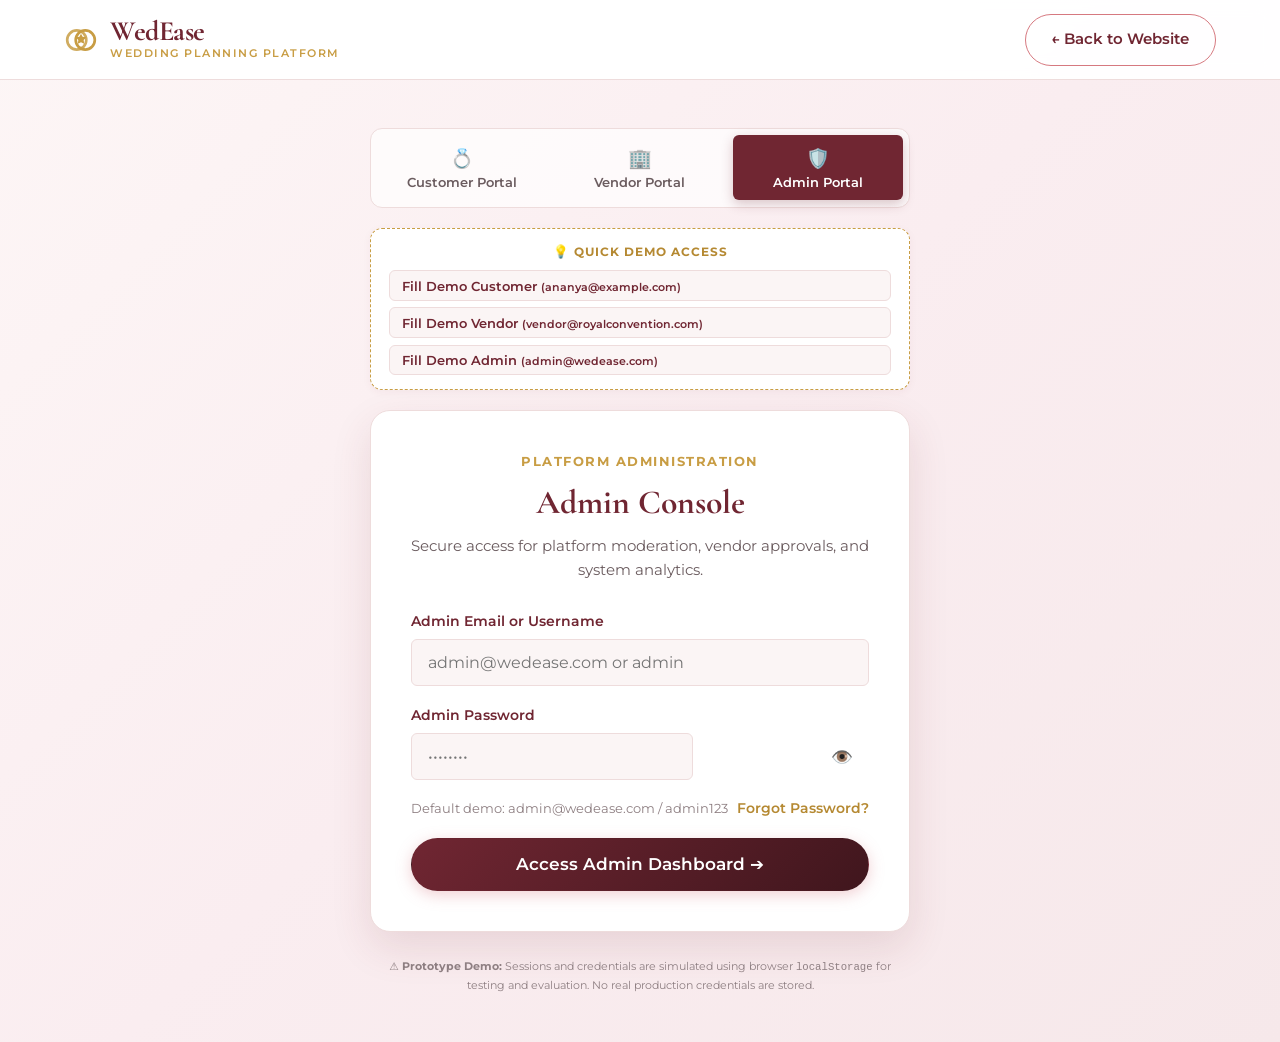
<file: docs/admin-dashboard.html>
<!DOCTYPE html>
<html lang="en">
<head>
  <meta charset="UTF-8">
  <meta name="viewport" content="width=device-width, initial-scale=1.0">
  <title>WedEase | Platform Admin Console</title>

  <!-- Google Fonts -->
  <link rel="preconnect" href="https://fonts.googleapis.com">
  <link rel="preconnect" href="https://fonts.gstatic.com" crossorigin>
  <link href="https://fonts.googleapis.com/css2?family=Cormorant+Garamond:ital,wght@0,500;0,600;0,700;1,400&family=Montserrat:wght@300;400;500;600;700&display=swap" rel="stylesheet">

  <link rel="stylesheet" href="style.css">
</head>
<body class="dashboard-body admin-body">

  <!-- Admin Top Navigation -->
  <header class="dash-navbar admin-navbar">
    <div class="container dash-nav-inner">
      <a href="index.html" class="brand-logo" aria-label="WedEase Home">
        <svg class="brand-icon" viewBox="0 0 32 32" fill="none" xmlns="http://www.w3.org/2000/svg" aria-hidden="true">
          <circle cx="12" cy="16" r="9" stroke="currentColor" stroke-width="2.5" opacity="0.85"/>
          <circle cx="20" cy="16" r="9" stroke="currentColor" stroke-width="2.5"/>
          <path d="M16 10L17.5 13L21 13.5L18.5 16L19 19.5L16 18L13 19.5L13.5 16L11 13.5L14.5 13L16 10Z" fill="currentColor"/>
        </svg>
        <div class="brand-text">
          <span class="brand-name">WedEase</span>
          <span class="brand-tagline">Super Admin Console</span>
        </div>
      </a>

      <div class="dash-user-controls">
        <a href="index.html" class="btn btn-outline btn-sm">← Main Website</a>
        <div class="user-greeting-pill">
          <span class="avatar-circle">🛡️</span>
          <div class="user-info-text">
            <span class="user-name-display">System Administrator</span>
            <small class="user-role-badge admin">Super Admin</small>
          </div>
        </div>
        <button type="button" class="btn btn-outline btn-sm" id="adminLogoutBtn">Logout</button>
      </div>
    </div>
  </header>

  <main class="container dash-main">
    
    <!-- Admin Hero Banner -->
    <div class="dash-hero-banner admin-hero">
      <div class="dash-hero-content">
        <span class="dash-badge">🛡️ Platform Administration & Operations</span>
        <h1 class="dash-title">WedEase Central Management System</h1>
        <p class="dash-subtitle">
          Monitor platform metrics, manage registered couples, approve vendor applications, and maintain service packages.
        </p>
      </div>
    </div>

    <!-- Admin Overview Metric Cards -->
    <div class="dash-metrics-grid">
      <div class="dash-metric-card">
        <span class="m-icon">👥</span>
        <div class="m-details">
          <span class="m-label">Registered Customers</span>
          <span class="m-val" id="adminCountCustomers">0</span>
        </div>
      </div>

      <div class="dash-metric-card">
        <span class="m-icon">🏢</span>
        <div class="m-details">
          <span class="m-label">Partner Vendors</span>
          <span class="m-val" id="adminCountVendors">0</span>
        </div>
      </div>

      <div class="dash-metric-card">
        <span class="m-icon">⏳</span>
        <div class="m-details">
          <span class="m-label">Pending Vendor Approvals</span>
          <span class="m-val" id="adminCountPendingVendors" style="color: var(--warning);">0</span>
        </div>
      </div>

      <div class="dash-metric-card">
        <span class="m-icon">📋</span>
        <div class="m-details">
          <span class="m-label">Total Booking Enquiries</span>
          <span class="m-val" id="adminCountBookings">0</span>
        </div>
      </div>
    </div>

    <!-- Navigation Tabs for Modules -->
    <div class="admin-module-tabs" role="tablist">
      <button type="button" class="admin-tab-btn active" data-target="panelOverview">📊 Overview</button>
      <button type="button" class="admin-tab-btn" data-target="panelCustomers">👥 Customer Management</button>
      <button type="button" class="admin-tab-btn" data-target="panelVendors">🏢 Vendor Management</button>
      <button type="button" class="admin-tab-btn" data-target="panelServices">🏷️ Service Categories</button>
      <button type="button" class="admin-tab-btn" data-target="panelPackages">📦 Package Management</button>
      <button type="button" class="admin-tab-btn" data-target="panelBookings">📋 All Bookings</button>
    </div>

    <!-- Module Panels Container -->
    <div class="admin-panels-container">

      <!-- ==============================================
           PANEL 1: OVERVIEW & RECENT ACTIVITY
           ============================================== -->
      <div class="admin-panel active" id="panelOverview">
        <div class="dash-card">
          <h2 class="card-title">Recent System Activity</h2>
          <p class="card-desc">Audit log of recent user registrations, vendor submissions, and booking requests.</p>
          <div class="admin-activity-list" id="recentActivityList">
            <!-- Rendered via JS -->
          </div>
        </div>
      </div>

      <!-- ==============================================
           PANEL 2: CUSTOMER MANAGEMENT
           ============================================== -->
      <div class="admin-panel" id="panelCustomers" style="display: none;">
        <div class="dash-card">
          <div class="dash-card-header">
            <div>
              <h2 class="card-title">Registered Customers</h2>
              <p class="card-desc">View customer profiles, planned celebration dates, and manage account statuses.</p>
            </div>
          </div>
          <div class="dash-table-wrap" id="customersTableWrap">
            <!-- Rendered via JS -->
          </div>
        </div>
      </div>

      <!-- ==============================================
           PANEL 3: VENDOR MANAGEMENT & APPROVALS
           ============================================== -->
      <div class="admin-panel" id="panelVendors" style="display: none;">
        <div class="dash-card">
          <div class="dash-card-header">
            <div>
              <h2 class="card-title">Vendor Registrations & Moderation</h2>
              <p class="card-desc">Review vendor credentials and approve or reject partner onboarding.</p>
            </div>
            <div class="status-filter-pills">
              <button type="button" class="pill-btn active btn-sm" id="vendorFilterAll">All</button>
              <button type="button" class="pill-btn btn-sm" id="vendorFilterPending">Pending Approvals</button>
              <button type="button" class="pill-btn btn-sm" id="vendorFilterApproved">Approved</button>
            </div>
          </div>
          <div class="dash-table-wrap" id="vendorsTableWrap">
            <!-- Rendered via JS -->
          </div>
        </div>
      </div>

      <!-- ==============================================
           PANEL 4: SERVICE CATEGORY MANAGEMENT
           ============================================== -->
      <div class="admin-panel" id="panelServices" style="display: none;">
        <div class="dash-card">
          <div class="dash-card-header">
            <div>
              <h2 class="card-title">Service Categories</h2>
              <p class="card-desc">Manage the primary wedding service categories displayed across the marketplace.</p>
            </div>
            <button type="button" class="btn btn-outline btn-sm" id="openAddCategoryBtn">+ Add Category</button>
          </div>
          <div id="categoriesListWrap">
            <!-- Rendered via JS -->
          </div>
        </div>
      </div>

      <!-- ==============================================
           PANEL 5: PACKAGE MANAGEMENT
           ============================================== -->
      <div class="admin-panel" id="panelPackages" style="display: none;">
        <div class="dash-card">
          <div class="dash-card-header">
            <div>
              <h2 class="card-title">Turnkey Wedding Package Management</h2>
              <p class="card-desc">Adjust baseline pricing and visibility for platform pre-curated tiers.</p>
            </div>
          </div>
          <div id="packagesManagerWrap">
            <!-- Rendered via JS -->
          </div>
        </div>
      </div>

      <!-- ==============================================
           PANEL 6: BOOKING MANAGEMENT
           ============================================== -->
      <div class="admin-panel" id="panelBookings" style="display: none;">
        <div class="dash-card">
          <div class="dash-card-header">
            <div>
              <h2 class="card-title">Platform-Wide Booking Enquiries</h2>
              <p class="card-desc">Audit all client requests, monitor status, and resolve issues.</p>
            </div>
          </div>
          <div class="dash-table-wrap" id="adminBookingsTableWrap">
            <!-- Rendered via JS -->
          </div>
        </div>
      </div>

    </div>

  </main>

  <!-- Add Category Modal -->
  <dialog id="addCategoryModal" class="app-modal" closedby="any" aria-labelledby="addCatModalTitle">
    <div class="modal-inner">
      <button type="button" class="modal-close-btn" id="closeCatModalBtn" aria-label="Close modal">&times;</button>
      <h3 id="addCatModalTitle" class="card-title" style="margin-bottom: 1rem;">Add New Service Category</h3>
      <form id="addCategoryForm">
        <div class="form-group" style="margin-bottom: 1rem;">
          <label class="form-label">Category Name</label>
          <input type="text" id="newCatName" class="form-control" placeholder="e.g. Honeymoon & Travel Planners" required>
        </div>
        <div class="form-group" style="margin-bottom: 1rem;">
          <label class="form-label">Icon Emoji</label>
          <input type="text" id="newCatIcon" class="form-control" placeholder="✈️" value="✨">
        </div>
        <button type="submit" class="btn btn-primary btn-block">Create Category</button>
      </form>
    </div>
  </dialog>

  <script src="auth.js"></script>
  <script>
    document.addEventListener('DOMContentLoaded', () => {
      // 1. Enforce Super Admin Role Guard
      const session = AuthManager.requireRole('admin');
      if (!session) return;

      // 2. Tab Navigation
      document.querySelectorAll('.admin-tab-btn').forEach(btn => {
        btn.addEventListener('click', () => {
          document.querySelectorAll('.admin-tab-btn').forEach(b => b.classList.remove('active'));
          document.querySelectorAll('.admin-panel').forEach(p => p.style.display = 'none');

          btn.classList.add('active');
          const targetId = btn.getAttribute('data-target');
          const targetPanel = document.getElementById(targetId);
          if (targetPanel) {
            targetPanel.style.display = 'block';
          }
        });
      });

      // 3. Update Counts
      function updateMetrics() {
        const customers = AuthManager.getCustomers();
        const vendors = AuthManager.getVendors();
        const bookings = AuthManager.getBookings();

        document.getElementById('adminCountCustomers').textContent = customers.length;
        document.getElementById('adminCountVendors').textContent = vendors.length;
        document.getElementById('adminCountPendingVendors').textContent = vendors.filter(v => v.status === 'pending').length;
        document.getElementById('adminCountBookings').textContent = bookings.length;
      }

      // 4. Panel 1: Activity Overview
      function renderOverview() {
        const bookings = AuthManager.getBookings().slice(0, 5);
        const vendors = AuthManager.getVendors();
        const pending = vendors.filter(v => v.status === 'pending');

        const container = document.getElementById('recentActivityList');
        if (!container) return;

        container.innerHTML = `
          <div style="display: flex; flex-direction: column; gap: 1rem;">
            ${pending.length > 0 ? `
              <div style="background: var(--warning-bg); border-left: 4px solid var(--warning); padding: 1rem; border-radius: var(--radius-sm);">
                <strong>⚠️ Pending Approval Alert:</strong> ${pending.length} vendor application(s) awaiting your review.
              </div>
            ` : `
              <div style="background: var(--success-bg); border-left: 4px solid var(--success); padding: 1rem; border-radius: var(--radius-sm);">
                <strong>✓ All Clear:</strong> No pending vendor approvals waiting.
              </div>
            `}

            <h3 style="font-family: var(--font-serif); font-size: 1.3rem; margin-top: 1rem; color: var(--burgundy-deep);">Recent Platform Enquiries</h3>
            ${bookings.map(b => `
              <div style="display: flex; justify-content: space-between; align-items: center; padding: 0.85rem; background: var(--bg-subtle); border-radius: var(--radius-sm); border: 1px solid var(--border-light);">
                <div>
                  <strong>${b.customerName}</strong> enquiring for <strong>${b.serviceName}</strong> (${b.vendorName})
                  <div style="font-size: 0.8rem; color: var(--text-light);">${b.location} &bull; ${b.eventDate}</div>
                </div>
                <div>
                  <span class="status-badge ${b.status?.toLowerCase()}">${b.status}</span>
                </div>
              </div>
            `).join('')}
          </div>
        `;
      }

      // 5. Panel 2: Customer Management
      function renderCustomers() {
        const customers = AuthManager.getCustomers();
        const wrap = document.getElementById('customersTableWrap');
        if (!wrap) return;

        wrap.innerHTML = `
          <table class="dash-table">
            <thead>
              <tr>
                <th>Customer Name</th>
                <th>Contact</th>
                <th>Wedding Date</th>
                <th>City</th>
                <th>Status</th>
                <th>Action</th>
              </tr>
            </thead>
            <tbody>
              ${customers.map(c => `
                <tr>
                  <td><strong>${c.name}</strong><br><small style="color: var(--text-light);">Partner: ${c.partnerName || 'N/A'}</small></td>
                  <td>${c.email}<br><small style="color: var(--text-muted);">${c.phone}</small></td>
                  <td>${c.weddingDate || 'Not specified'}</td>
                  <td>${c.city || 'Bangalore'}</td>
                  <td>
                    <span class="status-badge ${c.active ? 'confirmed' : 'rejected'}">
                      ${c.active ? 'Active' : 'Deactivated'}
                    </span>
                  </td>
                  <td>
                    <button type="button" class="btn btn-outline btn-sm toggle-cust-btn" data-id="${c.id}">
                      ${c.active ? 'Deactivate' : 'Activate'}
                    </button>
                  </td>
                </tr>
              `).join('')}
            </tbody>
          </table>
        `;

        document.querySelectorAll('.toggle-cust-btn').forEach(btn => {
          btn.addEventListener('click', () => {
            const id = btn.getAttribute('data-id');
            AuthManager.toggleCustomerActive(id);
            updateMetrics();
            renderCustomers();
          });
        });
      }

      // 6. Panel 3: Vendor Management
      let vendorFilter = 'all';

      function renderVendors() {
        const vendors = AuthManager.getVendors();
        const wrap = document.getElementById('vendorsTableWrap');
        if (!wrap) return;

        const filtered = vendors.filter(v => {
          if (vendorFilter === 'pending') return v.status === 'pending';
          if (vendorFilter === 'approved') return v.status === 'approved';
          return true;
        });

        wrap.innerHTML = `
          <table class="dash-table">
            <thead>
              <tr>
                <th>Business Name</th>
                <th>Category</th>
                <th>Contact Person</th>
                <th>City & Rate</th>
                <th>Approval Status</th>
                <th>Actions</th>
              </tr>
            </thead>
            <tbody>
              ${filtered.map(v => `
                <tr>
                  <td><strong>${v.businessName}</strong></td>
                  <td><span class="ref-pill">${v.categoryLabel || v.category}</span></td>
                  <td>${v.ownerName}<br><small style="color: var(--text-muted);">${v.email} &bull; ${v.phone}</small></td>
                  <td>${v.city}<br><small style="color: var(--gold-hover);">${v.startingPrice}</small></td>
                  <td>
                    <span class="status-badge ${v.status === 'approved' ? 'confirmed' : v.status === 'pending' ? 'pending' : 'rejected'}">
                      ${v.status.toUpperCase()}
                    </span>
                  </td>
                  <td>
                    <div class="action-btn-group">
                      ${v.status !== 'approved' ? `
                        <button type="button" class="btn btn-sm btn-accept approve-vendor-btn" data-id="${v.id}">Approve</button>
                      ` : ''}
                      ${v.status !== 'rejected' ? `
                        <button type="button" class="btn btn-sm btn-reject reject-vendor-btn" data-id="${v.id}">Reject</button>
                      ` : ''}
                    </div>
                  </td>
                </tr>
              `).join('')}
            </tbody>
          </table>
        `;

        document.querySelectorAll('.approve-vendor-btn').forEach(btn => {
          btn.addEventListener('click', () => {
            const id = btn.getAttribute('data-id');
            AuthManager.setVendorApproval(id, 'approved');
            updateMetrics();
            renderVendors();
            renderOverview();
          });
        });

        document.querySelectorAll('.reject-vendor-btn').forEach(btn => {
          btn.addEventListener('click', () => {
            const id = btn.getAttribute('data-id');
            AuthManager.setVendorApproval(id, 'rejected');
            updateMetrics();
            renderVendors();
            renderOverview();
          });
        });
      }

      document.getElementById('vendorFilterAll')?.addEventListener('click', (e) => {
        setVendorFilterBtn(e.target, 'all');
      });
      document.getElementById('vendorFilterPending')?.addEventListener('click', (e) => {
        setVendorFilterBtn(e.target, 'pending');
      });
      document.getElementById('vendorFilterApproved')?.addEventListener('click', (e) => {
        setVendorFilterBtn(e.target, 'approved');
      });

      function setVendorFilterBtn(btn, filter) {
        document.querySelectorAll('#panelVendors .pill-btn').forEach(b => b.classList.remove('active'));
        btn.classList.add('active');
        vendorFilter = filter;
        renderVendors();
      }

      // 7. Panel 4: Service Categories
      function renderCategories() {
        const categories = AuthManager.getCategories();
        const wrap = document.getElementById('categoriesListWrap');
        if (!wrap) return;

        wrap.innerHTML = `
          <div class="admin-cat-grid">
            ${categories.map((c, idx) => `
              <div class="admin-cat-card">
                <span style="font-size: 2rem;">${c.icon || '✨'}</span>
                <div>
                  <strong>${c.name}</strong>
                  <div style="font-size: 0.8rem; color: var(--text-light);">${c.slug} &bull; ${c.count || 10}+ Listed Vendors</div>
                </div>
                <button type="button" class="btn btn-outline btn-sm delete-cat-btn" data-index="${idx}" style="margin-left: auto;">
                  Delete
                </button>
              </div>
            `).join('')}
          </div>
        `;

        document.querySelectorAll('.delete-cat-btn').forEach(btn => {
          btn.addEventListener('click', () => {
            const idx = Number(btn.getAttribute('data-index'));
            categories.splice(idx, 1);
            AuthManager.saveCategories(categories);
            renderCategories();
          });
        });
      }

      const catModal = document.getElementById('addCategoryModal');
      document.getElementById('openAddCategoryBtn')?.addEventListener('click', () => catModal?.showModal());
      document.getElementById('closeCatModalBtn')?.addEventListener('click', () => catModal?.close());

      document.getElementById('addCategoryForm')?.addEventListener('submit', (e) => {
        e.preventDefault();
        const name = document.getElementById('newCatName').value.trim();
        const icon = document.getElementById('newCatIcon').value.trim() || '✨';
        if (name) {
          const categories = AuthManager.getCategories();
          categories.push({
            id: 'cat_' + Date.now(),
            name: name,
            slug: name.toLowerCase().replace(/[^a-z0-9]/g, '-'),
            icon: icon,
            count: 0
          });
          AuthManager.saveCategories(categories);
          document.getElementById('newCatName').value = '';
          catModal?.close();
          renderCategories();
        }
      });

      // 8. Panel 5: Packages Management
      function renderPackages() {
        const packages = AuthManager.getPackages();
        const wrap = document.getElementById('packagesManagerWrap');
        if (!wrap) return;

        wrap.innerHTML = `
          <div class="admin-pkg-grid">
            ${packages.map(p => `
              <div class="admin-pkg-card">
                <div>
                  <h3 style="font-family: var(--font-serif); font-size: 1.4rem; color: var(--burgundy-deep);">${p.name}</h3>
                  <p style="font-size: 0.85rem; color: var(--text-muted);">${p.guests}</p>
                </div>
                <div style="display: flex; align-items: center; gap: 0.75rem;">
                  <span style="font-weight: 700; color: var(--gold-hover); font-size: 1.25rem;">${p.priceDisplay}</span>
                  <button type="button" class="btn btn-outline btn-sm edit-pkg-btn" data-id="${p.id}" data-price="${p.price}">
                    Edit Price
                  </button>
                </div>
              </div>
            `).join('')}
          </div>
        `;

        document.querySelectorAll('.edit-pkg-btn').forEach(btn => {
          btn.addEventListener('click', () => {
            const id = btn.getAttribute('data-id');
            const current = btn.getAttribute('data-price');
            const newPrice = prompt('Enter new baseline price in INR (e.g. 749000):', current);
            if (newPrice && !isNaN(newPrice)) {
              const target = packages.find(p => p.id === id);
              if (target) {
                target.price = Number(newPrice);
                target.priceDisplay = `₹${Number(newPrice).toLocaleString('en-IN')}`;
                AuthManager.savePackages(packages);
                renderPackages();
              }
            }
          });
        });
      }

      // 9. Panel 6: Booking Management
      function renderBookings() {
        const bookings = AuthManager.getBookings();
        const wrap = document.getElementById('adminBookingsTableWrap');
        if (!wrap) return;

        wrap.innerHTML = `
          <table class="dash-table">
            <thead>
              <tr>
                <th>Ref ID</th>
                <th>Client</th>
                <th>Vendor / Service</th>
                <th>Date</th>
                <th>Estimate</th>
                <th>Status</th>
                <th>Manage</th>
              </tr>
            </thead>
            <tbody>
              ${bookings.map(b => `
                <tr>
                  <td><span class="ref-pill">${b.referenceCode || b.id}</span></td>
                  <td><strong>${b.customerName}</strong><br><small style="color: var(--text-muted);">${b.customerPhone}</small></td>
                  <td><strong>${b.serviceName}</strong><br><small style="color: var(--text-light);">${b.vendorName}</small></td>
                  <td>${b.eventDate}</td>
                  <td><strong>${b.totalAmount}</strong></td>
                  <td><span class="status-badge ${b.status?.toLowerCase()}">${b.status}</span></td>
                  <td>
                    <select class="admin-status-change form-control" data-id="${b.id}" style="padding: 0.3rem 0.5rem; font-size: 0.8rem; width: 110px;">
                      <option value="Pending" ${b.status === 'Pending' ? 'selected' : ''}>Pending</option>
                      <option value="Confirmed" ${b.status === 'Confirmed' ? 'selected' : ''}>Confirmed</option>
                      <option value="Rejected" ${b.status === 'Rejected' ? 'selected' : ''}>Rejected</option>
                    </select>
                  </td>
                </tr>
              `).join('')}
            </tbody>
          </table>
        `;

        document.querySelectorAll('.admin-status-change').forEach(select => {
          select.addEventListener('change', (e) => {
            const id = select.getAttribute('data-id');
            const newStatus = select.value;
            AuthManager.updateBookingStatus(id, newStatus);
            renderBookings();
            renderOverview();
          });
        });
      }

      // 10. Logout
      document.getElementById('adminLogoutBtn')?.addEventListener('click', () => {
        AuthManager.logout();
      });

      updateMetrics();
      renderOverview();
      renderCustomers();
      renderVendors();
      renderCategories();
      renderPackages();
      renderBookings();
    });
  </script>
</body>
</html>
</file>
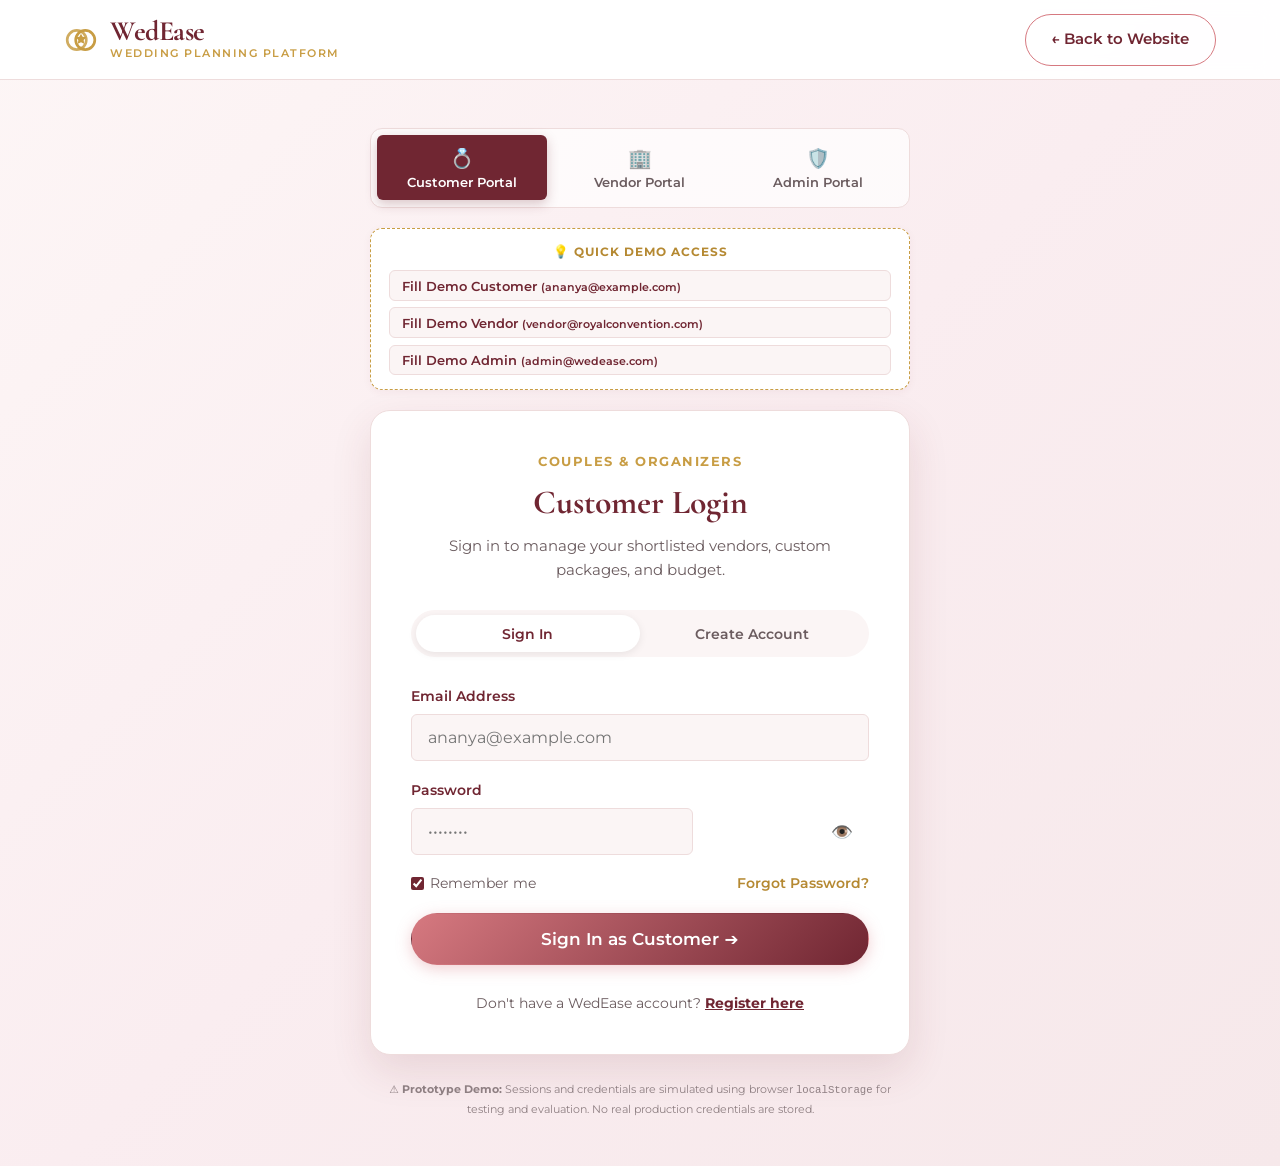
<file: docs/customer-dashboard.html>
<!DOCTYPE html>
<html lang="en">
<head>
  <meta charset="UTF-8">
  <meta name="viewport" content="width=device-width, initial-scale=1.0">
  <title>WedEase | Customer Dashboard</title>

  <!-- Google Fonts -->
  <link rel="preconnect" href="https://fonts.googleapis.com">
  <link rel="preconnect" href="https://fonts.gstatic.com" crossorigin>
  <link href="https://fonts.googleapis.com/css2?family=Cormorant+Garamond:ital,wght@0,500;0,600;0,700;1,400&family=Montserrat:wght@300;400;500;600;700&display=swap" rel="stylesheet">

  <link rel="stylesheet" href="style.css">
</head>
<body class="dashboard-body">

  <!-- Top Dashboard Navigation -->
  <header class="dash-navbar">
    <div class="container dash-nav-inner">
      <a href="index.html" class="brand-logo" aria-label="WedEase Home">
        <svg class="brand-icon" viewBox="0 0 32 32" fill="none" xmlns="http://www.w3.org/2000/svg" aria-hidden="true">
          <circle cx="12" cy="16" r="9" stroke="currentColor" stroke-width="2.5" opacity="0.85"/>
          <circle cx="20" cy="16" r="9" stroke="currentColor" stroke-width="2.5"/>
          <path d="M16 10L17.5 13L21 13.5L18.5 16L19 19.5L16 18L13 19.5L13.5 16L11 13.5L14.5 13L16 10Z" fill="currentColor"/>
        </svg>
        <div class="brand-text">
          <span class="brand-name">WedEase</span>
          <span class="brand-tagline">Customer Planning Portal</span>
        </div>
      </a>

      <div class="dash-user-controls">
        <a href="index.html" class="btn btn-outline btn-sm">← Back to Main Website</a>
        <div class="user-greeting-pill">
          <span class="avatar-circle">💍</span>
          <div class="user-info-text">
            <span class="user-name-display" id="custNavName">Loading...</span>
            <small class="user-role-badge">Customer</small>
          </div>
        </div>
        <button type="button" class="btn btn-outline btn-sm" id="custLogoutBtn">Logout</button>
      </div>
    </div>
  </header>

  <main class="container dash-main">
    
    <!-- Welcome Header Banner -->
    <div class="dash-hero-banner">
      <div class="dash-hero-content">
        <span class="dash-badge">💍 Your Wedding Planning Headquarters</span>
        <h1 class="dash-title" id="welcomeHeading">Welcome, Ananya!</h1>
        <p class="dash-subtitle" id="weddingDateSubtitle">
          Wedding Celebration Date: <strong id="displayWeddingDate">December 18, 2026</strong> (Bangalore)
        </p>
      </div>
      <div class="dash-quick-links">
        <a href="index.html#services" class="btn btn-primary btn-sm">Browse Wedding Services</a>
        <a href="index.html#packages" class="btn btn-outline btn-sm">Explore Packages</a>
        <a href="index.html#builder" class="btn btn-gold btn-sm">Customize Package</a>
      </div>
    </div>

    <!-- Metric Cards Grid -->
    <div class="dash-metrics-grid">
      <div class="dash-metric-card">
        <span class="m-icon">💰</span>
        <div class="m-details">
          <span class="m-label">Target Budget</span>
          <span class="m-val" id="metricBudget">₹8,00,000</span>
        </div>
      </div>

      <div class="dash-metric-card">
        <span class="m-icon">📦</span>
        <div class="m-details">
          <span class="m-label">Custom Package Value</span>
          <span class="m-val" id="metricCustomPkg">₹0</span>
        </div>
      </div>

      <div class="dash-metric-card">
        <span class="m-icon">📋</span>
        <div class="m-details">
          <span class="m-label">Active Enquiries</span>
          <span class="m-val" id="metricEnquiriesCount">0</span>
        </div>
      </div>

      <div class="dash-metric-card">
        <span class="m-icon">⏳</span>
        <div class="m-details">
          <span class="m-label">Countdown</span>
          <span class="m-val" id="metricCountdown">Planned</span>
        </div>
      </div>
    </div>

    <!-- Main Content Tabs / Grid -->
    <div class="dash-content-grid">
      
      <!-- Left Column (Enquiries & Custom Package) -->
      <div class="dash-col-main">
        
        <!-- Section: My Booking Enquiries -->
        <div class="dash-card">
          <div class="dash-card-header">
            <div>
              <h2 class="card-title">My Booking Enquiries</h2>
              <p class="card-desc">Track status and vendor responses for your wedding consultations.</p>
            </div>
            <a href="index.html#enquiry" class="btn btn-outline btn-sm">+ New Enquiry</a>
          </div>

          <div class="enquiries-table-wrap" id="enquiriesContainer">
            <!-- Rendered dynamically -->
          </div>
        </div>

        <!-- Section: My Custom Package Summary -->
        <div class="dash-card">
          <div class="dash-card-header">
            <div>
              <h2 class="card-title">My Custom Package Setup</h2>
              <p class="card-desc">The wedding components you selected in the interactive package builder.</p>
            </div>
            <a href="index.html#builder" class="btn btn-outline btn-sm">Modify In Builder ➔</a>
          </div>

          <div id="customPackageSummaryContainer">
            <!-- Rendered dynamically from localStorage -->
          </div>
        </div>

      </div>

      <!-- Right Column (Profile & Budget Overview) -->
      <div class="dash-col-side">
        
        <!-- Profile Card -->
        <div class="dash-card">
          <h2 class="card-title" style="margin-bottom: 1.25rem;">Celebration Details</h2>
          <form id="custProfileForm" class="dash-profile-form">
            <div class="form-group">
              <label class="form-label">Full Name</label>
              <input type="text" id="profName" class="form-control" required>
            </div>

            <div class="form-group">
              <label class="form-label">Email Address</label>
              <input type="email" id="profEmail" class="form-control" disabled style="opacity: 0.75;">
            </div>

            <div class="form-group">
              <label class="form-label">Phone Number</label>
              <input type="tel" id="profPhone" class="form-control" required>
            </div>

            <div class="form-group">
              <label class="form-label">Partner Name</label>
              <input type="text" id="profPartner" class="form-control" placeholder="Partner's Name">
            </div>

            <div class="form-group">
              <label class="form-label">Wedding Date</label>
              <input type="date" id="profDate" class="form-control">
            </div>

            <div class="form-group">
              <label class="form-label">Celebration City</label>
              <select id="profCity" class="form-control">
                <option value="Bangalore">Bangalore</option>
                <option value="Mumbai">Mumbai</option>
                <option value="Delhi NCR">Delhi NCR</option>
                <option value="Jaipur">Jaipur</option>
                <option value="Hyderabad">Hyderabad</option>
                <option value="Chennai">Chennai</option>
                <option value="Kolkata">Kolkata</option>
                <option value="Kochi">Kochi</option>
              </select>
            </div>

            <button type="submit" class="btn btn-primary btn-block btn-sm">Save Profile Changes</button>
          </form>
        </div>

        <!-- Budget Quick Widget -->
        <div class="dash-card">
          <h2 class="card-title" style="margin-bottom: 0.5rem;">Budget Health</h2>
          <p class="card-desc" style="margin-bottom: 1rem;">Overview from Smart Budget Estimator</p>

          <div class="budget-mini-widget" id="budgetMiniWidget">
            <!-- Injected via script -->
          </div>

          <a href="index.html#budget" class="btn btn-outline btn-block btn-sm" style="margin-top: 1rem;">
            Open Full Budget Estimator ➔
          </a>
        </div>

      </div>

    </div>

  </main>

  <script src="auth.js"></script>
  <script>
    document.addEventListener('DOMContentLoaded', () => {
      // 1. Enforce Role Guard
      const session = AuthManager.requireRole('customer');
      if (!session) return;

      const customer = session.data;

      // 2. Populate Header & Banner
      document.getElementById('custNavName').textContent = customer.name;
      document.getElementById('welcomeHeading').textContent = `Welcome, ${customer.name}!`;
      document.getElementById('displayWeddingDate').textContent = customer.weddingDate || 'Date to be decided';
      document.getElementById('weddingDateSubtitle').innerHTML = `
        Celebration City: <strong>${customer.city || 'Pan-India'}</strong> &bull; Wedding Date: <strong>${customer.weddingDate || 'Not set'}</strong>
      `;

      // 3. Populate Profile Form
      document.getElementById('profName').value = customer.name || '';
      document.getElementById('profEmail').value = customer.email || '';
      document.getElementById('profPhone').value = customer.phone || '';
      document.getElementById('profPartner').value = customer.partnerName || '';
      document.getElementById('profDate').value = customer.weddingDate || '';
      if (customer.city) document.getElementById('profCity').value = customer.city;

      // Save Profile Form
      document.getElementById('custProfileForm')?.addEventListener('submit', (e) => {
        e.preventDefault();
        const customers = AuthManager.getCustomers();
        const me = customers.find(c => c.id === customer.id || c.email === customer.email);
        if (me) {
          me.name = document.getElementById('profName').value.trim();
          me.phone = document.getElementById('profPhone').value.trim();
          me.partnerName = document.getElementById('profPartner').value.trim();
          me.weddingDate = document.getElementById('profDate').value;
          me.city = document.getElementById('profCity').value;

          AuthManager.saveCustomers(customers);
          // Update current session
          session.data = me;
          localStorage.setItem('wedease_auth_session', JSON.stringify(session));

          alert('Profile updated successfully!');
          window.location.reload();
        }
      });

      // 4. Render My Booking Enquiries
      function renderEnquiries() {
        const allBookings = AuthManager.getBookings();
        // Filter bookings belonging to this customer
        const myBookings = allBookings.filter(b => 
          b.customerEmail?.toLowerCase() === customer.email.toLowerCase() ||
          b.customerName?.toLowerCase() === customer.name.toLowerCase()
        );

        document.getElementById('metricEnquiriesCount').textContent = myBookings.length;

        const container = document.getElementById('enquiriesContainer');
        if (!container) return;

        if (myBookings.length === 0) {
          container.innerHTML = `
            <div style="text-align: center; padding: 2rem 1rem; color: var(--text-muted);">
              <span style="font-size: 2.2rem; display: block; margin-bottom: 0.5rem;">💌</span>
              <p>You haven't submitted any booking enquiries yet.</p>
              <a href="index.html#enquiry" class="btn btn-primary btn-sm" style="margin-top: 0.75rem;">Submit an Enquiry</a>
            </div>
          `;
          return;
        }

        container.innerHTML = `
          <div class="dash-table-wrap">
            <table class="dash-table">
              <thead>
                <tr>
                  <th>Ref ID</th>
                  <th>Service / Vendor</th>
                  <th>Event Date</th>
                  <th>Estimate</th>
                  <th>Status</th>
                </tr>
              </thead>
              <tbody>
                ${myBookings.map(b => `
                  <tr>
                    <td><span class="ref-pill">${b.referenceCode || b.id}</span></td>
                    <td>
                      <strong>${b.serviceName}</strong><br>
                      <small style="color: var(--text-light);">${b.vendorName}</small>
                    </td>
                    <td>${b.eventDate}</td>
                    <td><strong>${b.totalAmount}</strong></td>
                    <td>
                      <span class="status-badge ${b.status?.toLowerCase()}">${b.status}</span>
                    </td>
                  </tr>
                `).join('')}
              </tbody>
            </table>
          </div>
        `;
      }

      // 5. Render Custom Package Summary
      function renderCustomPackage() {
        const container = document.getElementById('customPackageSummaryContainer');
        if (!container) return;

        let selectedIds = [];
        try {
          selectedIds = JSON.parse(localStorage.getItem('wedease_custom_package')) || [];
        } catch (e) {}

        const servicesMaster = [
          { id: 'b1', title: 'Grand AC Convention Hall', price: 150000, icon: '🏛️' },
          { id: 'b2', title: 'Multi-Cuisine Royal Catering', price: 220000, icon: '🍽️' },
          { id: 'b3', title: 'Candid Photography & 4K Teaser', price: 85000, icon: '📸' },
          { id: 'b4', title: 'Theme Floral Mandap & Stage', price: 95000, icon: '🌸' },
          { id: 'b5', title: 'Bridal & Groom Luxury Makeup', price: 40000, icon: '💄' },
          { id: 'b6', title: 'Decorated Luxury Wedding Car', price: 25000, icon: '🚘' },
          { id: 'b7', title: 'On-Site Wedding Event Management', price: 60000, icon: '📋' },
          { id: 'b8', title: 'Live Music, Dhol & DJ Setup', price: 45000, icon: '🎵' },
          { id: 'b9', title: 'Pre-Wedding Shoot & Drone Flight', price: 35000, icon: '🚁' },
          { id: 'b10', title: 'Invitations & Guest Hospitality', price: 20000, icon: '💌' }
        ];

        const myItems = servicesMaster.filter(s => selectedIds.includes(s.id));
        const total = myItems.reduce((sum, item) => sum + item.price, 0);

        document.getElementById('metricCustomPkg').textContent = `₹${total.toLocaleString('en-IN')}`;

        if (myItems.length === 0) {
          container.innerHTML = `
            <div style="text-align: center; padding: 1.5rem; color: var(--text-muted); background: var(--bg-subtle); border-radius: var(--radius-sm);">
              <p>No custom components selected yet.</p>
              <a href="index.html#builder" class="btn btn-outline btn-sm" style="margin-top: 0.5rem;">Launch Package Builder</a>
            </div>
          `;
          return;
        }

        container.innerHTML = `
          <div class="custom-pkg-summary-list">
            ${myItems.map(item => `
              <div class="pkg-row">
                <span>${item.icon} ${item.title}</span>
                <span class="price">₹${item.price.toLocaleString('en-IN')}</span>
              </div>
            `).join('')}
            <div class="pkg-total-row">
              <strong>Total Estimated Package:</strong>
              <strong style="color: var(--burgundy-deep); font-size: 1.2rem;">₹${total.toLocaleString('en-IN')}</strong>
            </div>
          </div>
        `;
      }

      // 6. Render Budget Mini Widget
      function renderBudgetWidget() {
        const container = document.getElementById('budgetMiniWidget');
        if (!container) return;

        let planned = 800000;
        let amounts = {};
        try {
          planned = Number(localStorage.getItem('wedease_planned_budget')) || 800000;
          amounts = JSON.parse(localStorage.getItem('wedease_budget_amounts')) || {};
        } catch (e) {}

        const expenses = Object.values(amounts).reduce((s, v) => s + (Number(v) || 0), 0);
        const balance = planned - expenses;

        document.getElementById('metricBudget').textContent = `₹${planned.toLocaleString('en-IN')}`;

        container.innerHTML = `
          <div style="display: flex; justify-content: space-between; margin-bottom: 0.5rem; font-size: 0.9rem;">
            <span>Planned Target:</span>
            <strong>₹${planned.toLocaleString('en-IN')}</strong>
          </div>
          <div style="display: flex; justify-content: space-between; margin-bottom: 0.5rem; font-size: 0.9rem;">
            <span>Estimated Outlay:</span>
            <strong style="color: var(--primary-rose);">₹${expenses.toLocaleString('en-IN')}</strong>
          </div>
          <div style="display: flex; justify-content: space-between; margin-bottom: 0.85rem; font-size: 0.95rem; border-top: 1px solid var(--border-light); padding-top: 0.5rem;">
            <span>Remaining Buffer:</span>
            <strong style="color: ${balance >= 0 ? 'var(--success)' : 'var(--danger)'};">₹${balance.toLocaleString('en-IN')}</strong>
          </div>
        `;
      }

      // 7. Logout Handler
      document.getElementById('custLogoutBtn')?.addEventListener('click', () => {
        AuthManager.logout();
      });

      renderEnquiries();
      renderCustomPackage();
      renderBudgetWidget();
    });
  </script>
</body>
</html>
</file>
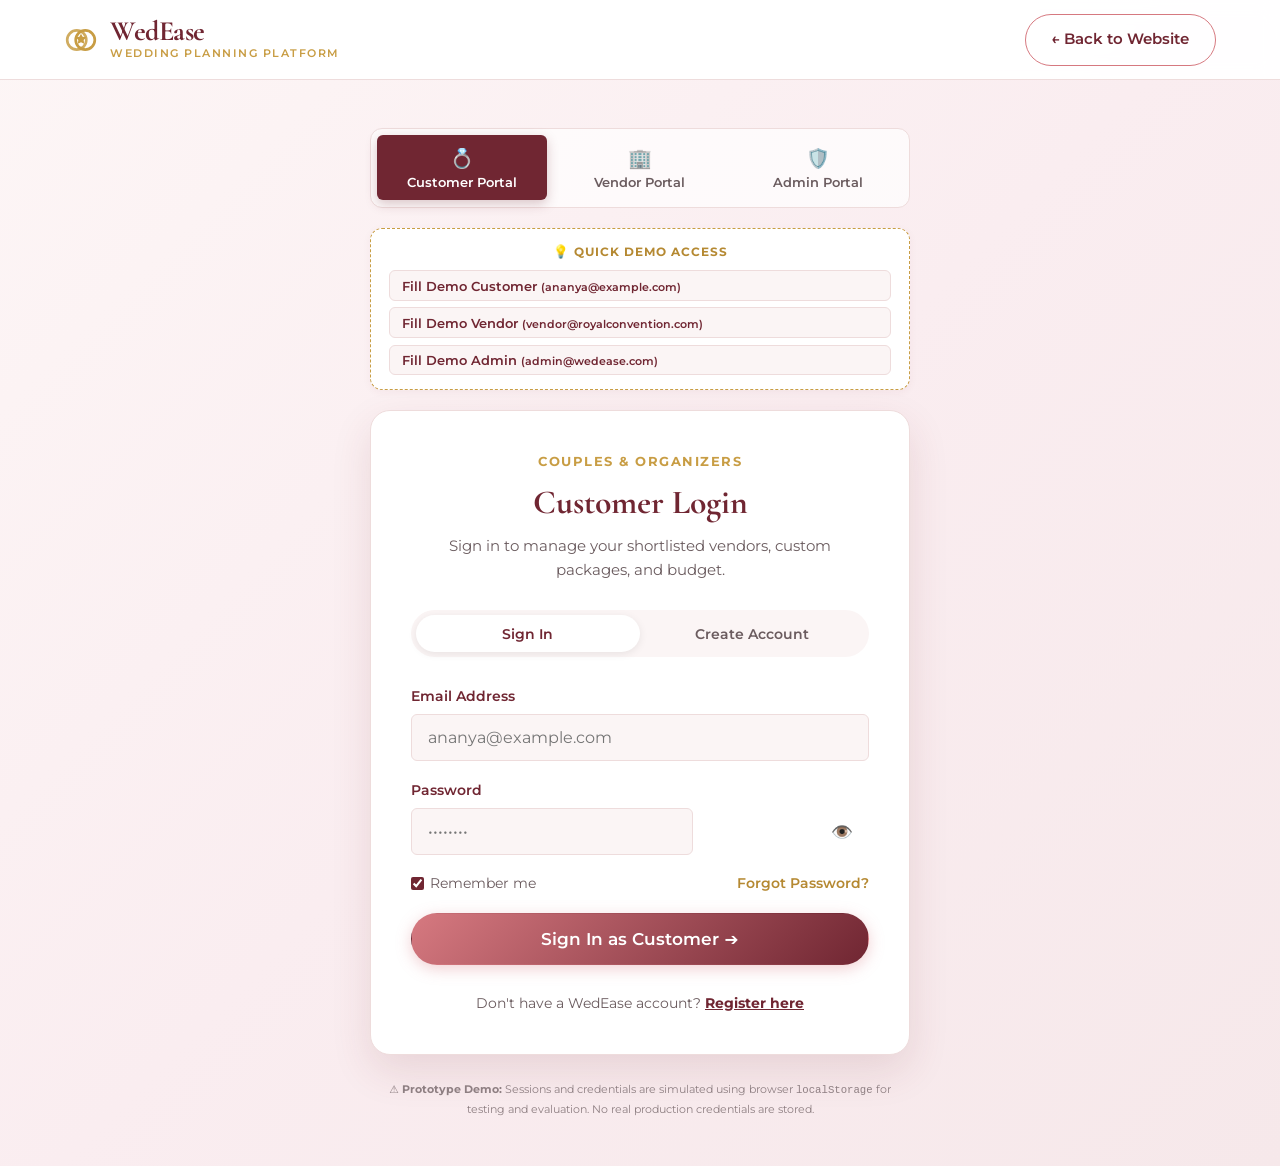
<file: docs/login.html>
<!DOCTYPE html>
<html lang="en">
<head>
  <meta charset="UTF-8">
  <meta name="viewport" content="width=device-width, initial-scale=1.0">
  <meta name="description" content="WedEase - Customer, Vendor, and Admin Authentication Portals">
  <title>WedEase Portal | Login & Registration</title>

  <!-- Google Fonts -->
  <link rel="preconnect" href="https://fonts.googleapis.com">
  <link rel="preconnect" href="https://fonts.gstatic.com" crossorigin>
  <link href="https://fonts.googleapis.com/css2?family=Cormorant+Garamond:ital,wght@0,500;0,600;0,700;1,400&family=Montserrat:wght@300;400;500;600;700&display=swap" rel="stylesheet">

  <link rel="stylesheet" href="style.css">
</head>
<body class="auth-page-body">

  <!-- Minimal Brand Header -->
  <header class="auth-header">
    <div class="container auth-header-inner">
      <a href="index.html" class="brand-logo" aria-label="WedEase Home">
        <svg class="brand-icon" viewBox="0 0 32 32" fill="none" xmlns="http://www.w3.org/2000/svg" aria-hidden="true">
          <circle cx="12" cy="16" r="9" stroke="currentColor" stroke-width="2.5" opacity="0.85"/>
          <circle cx="20" cy="16" r="9" stroke="currentColor" stroke-width="2.5"/>
          <path d="M16 10L17.5 13L21 13.5L18.5 16L19 19.5L16 18L13 19.5L13.5 16L11 13.5L14.5 13L16 10Z" fill="currentColor"/>
        </svg>
        <div class="brand-text">
          <span class="brand-name">WedEase</span>
          <span class="brand-tagline">Wedding Planning Platform</span>
        </div>
      </a>
      <a href="index.html" class="btn btn-outline btn-sm">← Back to Website</a>
    </div>
  </header>

  <main class="auth-main-container">
    <div class="auth-card-wrap">
      
      <!-- Role Switcher Tabs -->
      <div class="role-selector-tabs" role="tablist" aria-label="Portal Selection">
        <button type="button" class="role-tab active" data-role="customer" role="tab" aria-selected="true">
          <span class="role-icon">💍</span>
          <span>Customer Portal</span>
        </button>
        <button type="button" class="role-tab" data-role="vendor" role="tab" aria-selected="false">
          <span class="role-icon">🏢</span>
          <span>Vendor Portal</span>
        </button>
        <button type="button" class="role-tab" data-role="admin" role="tab" aria-selected="false">
          <span class="role-icon">🛡️</span>
          <span>Admin Portal</span>
        </button>
      </div>

      <!-- Demo Credentials Quick Helper Box -->
      <div class="demo-credentials-banner">
        <div class="demo-badge">💡 Quick Demo Access</div>
        <div class="demo-accounts-row">
          <button type="button" class="quick-fill-btn" id="fillDemoCustomer">
            Fill Demo Customer <small>(ananya@example.com)</small>
          </button>
          <button type="button" class="quick-fill-btn" id="fillDemoVendor">
            Fill Demo Vendor <small>(vendor@royalconvention.com)</small>
          </button>
          <button type="button" class="quick-fill-btn admin-fill" id="fillDemoAdmin">
            Fill Demo Admin <small>(admin@wedease.com)</small>
          </button>
        </div>
      </div>

      <!-- Main Auth Box -->
      <div class="auth-box">

        <!-- ==========================================
             PANEL 1: CUSTOMER AUTH
             ========================================== -->
        <div class="auth-panel" id="customerPanel">
          <div class="auth-panel-header text-center">
            <span class="auth-subtitle">Couples & Organizers</span>
            <h1 class="auth-title" id="customerAuthTitle">Customer Login</h1>
            <p class="auth-desc" id="customerAuthDesc">Sign in to manage your shortlisted vendors, custom packages, and budget.</p>
          </div>

          <!-- Alert Messages -->
          <div class="auth-alert" id="customerAlert" style="display: none;"></div>

          <!-- Sub-tabs: Login / Register toggle -->
          <div class="sub-toggle-wrap">
            <button type="button" class="sub-tab active" id="customerLoginTab">Sign In</button>
            <button type="button" class="sub-tab" id="customerRegisterTab">Create Account</button>
          </div>

          <!-- Customer Login Form -->
          <form id="customerLoginForm" class="auth-form" novalidate>
            <div class="form-group">
              <label for="custLoginEmail" class="form-label">Email Address</label>
              <input type="email" id="custLoginEmail" class="form-control" placeholder="ananya@example.com" required>
            </div>

            <div class="form-group">
              <label for="custLoginPassword" class="form-label">Password</label>
              <div class="password-input-wrap">
                <input type="password" id="custLoginPassword" class="form-control" placeholder="••••••••" required>
                <button type="button" class="toggle-password-btn" data-target="custLoginPassword" aria-label="Toggle password visibility">👁️</button>
              </div>
            </div>

            <div class="form-meta-row">
              <label class="remember-label">
                <input type="checkbox" id="custRememberMe" checked>
                <span>Remember me</span>
              </label>
              <a href="#" class="forgot-link" id="custForgotPass">Forgot Password?</a>
            </div>

            <button type="submit" class="btn btn-primary btn-block btn-lg">
              Sign In as Customer ➔
            </button>

            <div class="switch-mode-text text-center">
              Don't have a WedEase account? 
              <button type="button" class="link-btn" id="switchToCustRegister">Register here</button>
            </div>
          </form>

          <!-- Customer Registration Form -->
          <form id="customerRegisterForm" class="auth-form" style="display: none;" novalidate>
            <div class="form-group">
              <label for="custRegName" class="form-label">Full Name <span class="required">*</span></label>
              <input type="text" id="custRegName" class="form-control" placeholder="e.g. Ananya Sharma" required>
            </div>

            <div class="form-group">
              <label for="custRegEmail" class="form-label">Email Address <span class="required">*</span></label>
              <input type="email" id="custRegEmail" class="form-control" placeholder="ananya@example.com" required>
            </div>

            <div class="form-group">
              <label for="custRegPhone" class="form-label">Phone Number (10 digits) <span class="required">*</span></label>
              <input type="tel" id="custRegPhone" class="form-control" placeholder="9876543210" pattern="[0-9]{10}" required>
            </div>

            <div class="form-group">
              <label for="custRegCity" class="form-label">Celebration City</label>
              <select id="custRegCity" class="form-control">
                <option value="Bangalore">Bangalore</option>
                <option value="Mumbai">Mumbai</option>
                <option value="Delhi NCR">Delhi NCR</option>
                <option value="Jaipur">Jaipur</option>
                <option value="Hyderabad">Hyderabad</option>
                <option value="Chennai">Chennai</option>
                <option value="Kolkata">Kolkata</option>
                <option value="Kochi">Kochi</option>
              </select>
            </div>

            <div class="form-group">
              <label for="custRegDate" class="form-label">Tentative Wedding Date (Optional)</label>
              <input type="date" id="custRegDate" class="form-control">
            </div>

            <div class="form-group">
              <label for="custRegPassword" class="form-label">Password <span class="required">*</span></label>
              <div class="password-input-wrap">
                <input type="password" id="custRegPassword" class="form-control" placeholder="At least 6 characters" required>
                <button type="button" class="toggle-password-btn" data-target="custRegPassword" aria-label="Toggle password visibility">👁️</button>
              </div>
            </div>

            <div class="form-group">
              <label for="custRegConfirmPassword" class="form-label">Confirm Password <span class="required">*</span></label>
              <div class="password-input-wrap">
                <input type="password" id="custRegConfirmPassword" class="form-control" placeholder="Re-enter password" required>
                <button type="button" class="toggle-password-btn" data-target="custRegConfirmPassword" aria-label="Toggle password visibility">👁️</button>
              </div>
            </div>

            <button type="submit" class="btn btn-primary btn-block btn-lg">
              Create Customer Account ➔
            </button>

            <div class="switch-mode-text text-center">
              Already registered? 
              <button type="button" class="link-btn" id="switchToCustLogin">Sign in here</button>
            </div>
          </form>
        </div>

        <!-- ==========================================
             PANEL 2: VENDOR AUTH
             ========================================== -->
        <div class="auth-panel" id="vendorPanel" style="display: none;">
          <div class="auth-panel-header text-center">
            <span class="auth-subtitle">Service Partners & Venues</span>
            <h1 class="auth-title" id="vendorAuthTitle">Vendor Portal Login</h1>
            <p class="auth-desc" id="vendorAuthDesc">Access your business profile, respond to customer enquiries, and manage bookings.</p>
          </div>

          <!-- Alert Messages -->
          <div class="auth-alert" id="vendorAlert" style="display: none;"></div>

          <!-- Sub-tabs: Login / Register toggle -->
          <div class="sub-toggle-wrap">
            <button type="button" class="sub-tab active" id="vendorLoginTab">Vendor Sign In</button>
            <button type="button" class="sub-tab" id="vendorRegisterTab">Partner Registration</button>
          </div>

          <!-- Vendor Login Form -->
          <form id="vendorLoginForm" class="auth-form" novalidate>
            <div class="form-group">
              <label for="vendorLoginEmail" class="form-label">Registered Business Email</label>
              <input type="email" id="vendorLoginEmail" class="form-control" placeholder="vendor@royalconvention.com" required>
            </div>

            <div class="form-group">
              <label for="vendorLoginPassword" class="form-label">Password</label>
              <div class="password-input-wrap">
                <input type="password" id="vendorLoginPassword" class="form-control" placeholder="••••••••" required>
                <button type="button" class="toggle-password-btn" data-target="vendorLoginPassword" aria-label="Toggle password visibility">👁️</button>
              </div>
            </div>

            <div class="form-meta-row">
              <label class="remember-label">
                <input type="checkbox" id="vendorRememberMe" checked>
                <span>Remember me</span>
              </label>
              <a href="#" class="forgot-link" id="vendorForgotPass">Forgot Password?</a>
            </div>

            <button type="submit" class="btn btn-gold btn-block btn-lg">
              Sign In to Vendor Dashboard ➔
            </button>

            <div class="switch-mode-text text-center">
              Want to partner with WedEase? 
              <button type="button" class="link-btn" id="switchToVendorRegister">Register your business</button>
            </div>
          </form>

          <!-- Vendor Registration Form -->
          <form id="vendorRegisterForm" class="auth-form" style="display: none;" novalidate>
            <div class="form-group">
              <label for="vendRegBusinessName" class="form-label">Business / Brand Name <span class="required">*</span></label>
              <input type="text" id="vendRegBusinessName" class="form-control" placeholder="e.g. Royal Grand Convention Palace" required>
            </div>

            <div class="form-group">
              <label for="vendRegOwnerName" class="form-label">Owner / Manager Name <span class="required">*</span></label>
              <input type="text" id="vendRegOwnerName" class="form-control" placeholder="e.g. Rajesh Kumar" required>
            </div>

            <div class="form-group">
              <label for="vendRegEmail" class="form-label">Business Email <span class="required">*</span></label>
              <input type="email" id="vendRegEmail" class="form-control" placeholder="vendor@royalconvention.com" required>
            </div>

            <div class="form-group">
              <label for="vendRegPhone" class="form-label">Phone Number <span class="required">*</span></label>
              <input type="tel" id="vendRegPhone" class="form-control" placeholder="9811223344" pattern="[0-9]{10}" required>
            </div>

            <div class="form-group">
              <label for="vendRegCategory" class="form-label">Primary Service Category <span class="required">*</span></label>
              <select id="vendRegCategory" class="form-control" required>
                <option value="">Select Category...</option>
                <option value="venue">Marriage Halls & Auditoriums</option>
                <option value="catering">Catering</option>
                <option value="photography">Photography & Videography</option>
                <option value="decoration">Decoration</option>
                <option value="makeup">Makeup & Beauty</option>
                <option value="vehicle">Vehicle Rental</option>
                <option value="event-management">Event Management</option>
              </select>
            </div>

            <div class="form-group">
              <label for="vendRegCity" class="form-label">Operating City <span class="required">*</span></label>
              <select id="vendRegCity" class="form-control" required>
                <option value="Bangalore">Bangalore</option>
                <option value="Mumbai">Mumbai</option>
                <option value="Delhi NCR">Delhi NCR</option>
                <option value="Jaipur">Jaipur</option>
                <option value="Hyderabad">Hyderabad</option>
                <option value="Chennai">Chennai</option>
                <option value="Kolkata">Kolkata</option>
                <option value="Kochi">Kochi</option>
              </select>
            </div>

            <div class="form-group">
              <label for="vendRegStartingPrice" class="form-label">Starting Price Display</label>
              <input type="text" id="vendRegStartingPrice" class="form-control" placeholder="e.g. ₹1,50,000 / day or ₹850 / plate">
            </div>

            <div class="form-group">
              <label for="vendRegPassword" class="form-label">Password <span class="required">*</span></label>
              <div class="password-input-wrap">
                <input type="password" id="vendRegPassword" class="form-control" placeholder="At least 6 characters" required>
                <button type="button" class="toggle-password-btn" data-target="vendRegPassword" aria-label="Toggle password visibility">👁️</button>
              </div>
            </div>

            <div class="form-group">
              <label for="vendRegConfirmPassword" class="form-label">Confirm Password <span class="required">*</span></label>
              <div class="password-input-wrap">
                <input type="password" id="vendRegConfirmPassword" class="form-control" placeholder="Re-enter password" required>
                <button type="button" class="toggle-password-btn" data-target="vendRegConfirmPassword" aria-label="Toggle password visibility">👁️</button>
              </div>
            </div>

            <button type="submit" class="btn btn-gold btn-block btn-lg">
              Register as Vendor Partner ➔
            </button>

            <div class="switch-mode-text text-center">
              Already a partner? 
              <button type="button" class="link-btn" id="switchToVendorLogin">Sign in here</button>
            </div>
          </form>
        </div>

        <!-- ==========================================
             PANEL 3: ADMIN AUTH
             ========================================== -->
        <div class="auth-panel" id="adminPanel" style="display: none;">
          <div class="auth-panel-header text-center">
            <span class="auth-subtitle">Platform Administration</span>
            <h1 class="auth-title">Admin Console</h1>
            <p class="auth-desc">Secure access for platform moderation, vendor approvals, and system analytics.</p>
          </div>

          <!-- Alert Messages -->
          <div class="auth-alert" id="adminAlert" style="display: none;"></div>

          <form id="adminLoginForm" class="auth-form" novalidate>
            <div class="form-group">
              <label for="adminEmail" class="form-label">Admin Email or Username</label>
              <input type="text" id="adminEmail" class="form-control" placeholder="admin@wedease.com or admin" required>
            </div>

            <div class="form-group">
              <label for="adminPassword" class="form-label">Admin Password</label>
              <div class="password-input-wrap">
                <input type="password" id="adminPassword" class="form-control" placeholder="••••••••" required>
                <button type="button" class="toggle-password-btn" data-target="adminPassword" aria-label="Toggle password visibility">👁️</button>
              </div>
            </div>

            <div class="form-meta-row">
              <span style="font-size: 0.8rem; color: var(--text-light);">Default demo: admin@wedease.com / admin123</span>
              <a href="#" class="forgot-link" id="adminForgotPass">Forgot Password?</a>
            </div>

            <button type="submit" class="btn btn-primary btn-block btn-lg" style="background: linear-gradient(135deg, #702632, #40161d);">
              Access Admin Dashboard ➔
            </button>
          </form>
        </div>

      </div>

      <!-- Prototype Disclaimer -->
      <div class="auth-prototype-disclaimer text-center">
        <small>⚠️ <strong>Prototype Demo:</strong> Sessions and credentials are simulated using browser <code>localStorage</code> for testing and evaluation. No real production credentials are stored.</small>
      </div>

    </div>
  </main>

  <script src="auth.js"></script>
  <script>
    document.addEventListener('DOMContentLoaded', () => {
      // 1. Parse URL params (e.g. login.html?role=vendor&action=register)
      const urlParams = new URLSearchParams(window.location.search);
      const initialRole = urlParams.get('role') || 'customer';
      const initialAction = urlParams.get('action') || 'login';

      switchRole(initialRole);
      if (initialAction === 'register') {
        if (initialRole === 'customer') showCustomerRegister();
        if (initialRole === 'vendor') showVendorRegister();
      }

      // 2. Role tab switches
      document.querySelectorAll('.role-tab').forEach(tab => {
        tab.addEventListener('click', () => {
          const role = tab.getAttribute('data-role');
          switchRole(role);
        });
      });

      function switchRole(role) {
        document.querySelectorAll('.role-tab').forEach(t => {
          const match = t.getAttribute('data-role') === role;
          t.classList.toggle('active', match);
          t.setAttribute('aria-selected', String(match));
        });

        document.getElementById('customerPanel').style.display = (role === 'customer') ? 'block' : 'none';
        document.getElementById('vendorPanel').style.display = (role === 'vendor') ? 'block' : 'none';
        document.getElementById('adminPanel').style.display = (role === 'admin') ? 'block' : 'none';
      }

      // 3. Password visibility toggle
      document.querySelectorAll('.toggle-password-btn').forEach(btn => {
        btn.addEventListener('click', () => {
          const targetId = btn.getAttribute('data-target');
          const input = document.getElementById(targetId);
          if (input) {
            const isPass = input.type === 'password';
            input.type = isPass ? 'text' : 'password';
            btn.textContent = isPass ? '🙈' : '👁️';
          }
        });
      });

      // 4. Quick Demo Fill Buttons
      document.getElementById('fillDemoCustomer')?.addEventListener('click', () => {
        switchRole('customer');
        showCustomerLogin();
        document.getElementById('custLoginEmail').value = 'ananya@example.com';
        document.getElementById('custLoginPassword').value = 'password123';
        showAlert('customerAlert', 'Demo customer credentials pre-filled!', 'success');
      });

      document.getElementById('fillDemoVendor')?.addEventListener('click', () => {
        switchRole('vendor');
        showVendorLogin();
        document.getElementById('vendorLoginEmail').value = 'vendor@royalconvention.com';
        document.getElementById('vendorLoginPassword').value = 'vendor123';
        showAlert('vendorAlert', 'Demo vendor credentials pre-filled!', 'success');
      });

      document.getElementById('fillDemoAdmin')?.addEventListener('click', () => {
        switchRole('admin');
        document.getElementById('adminEmail').value = 'admin@wedease.com';
        document.getElementById('adminPassword').value = 'admin123';
        showAlert('adminAlert', 'Demo admin credentials pre-filled!', 'success');
      });

      // 5. Sub-tabs toggling (Customer)
      function showCustomerLogin() {
        document.getElementById('customerLoginForm').style.display = 'block';
        document.getElementById('customerRegisterForm').style.display = 'none';
        document.getElementById('customerLoginTab').classList.add('active');
        document.getElementById('customerRegisterTab').classList.remove('active');
        document.getElementById('customerAuthTitle').textContent = 'Customer Login';
        document.getElementById('customerAuthDesc').textContent = 'Sign in to manage your shortlisted vendors, custom packages, and budget.';
      }

      function showCustomerRegister() {
        document.getElementById('customerLoginForm').style.display = 'none';
        document.getElementById('customerRegisterForm').style.display = 'block';
        document.getElementById('customerLoginTab').classList.remove('active');
        document.getElementById('customerRegisterTab').classList.add('active');
        document.getElementById('customerAuthTitle').textContent = 'Customer Registration';
        document.getElementById('customerAuthDesc').textContent = 'Create your account to start curating your wedding celebration.';
      }

      document.getElementById('customerLoginTab')?.addEventListener('click', showCustomerLogin);
      document.getElementById('customerRegisterTab')?.addEventListener('click', showCustomerRegister);
      document.getElementById('switchToCustRegister')?.addEventListener('click', showCustomerRegister);
      document.getElementById('switchToCustLogin')?.addEventListener('click', showCustomerLogin);

      // 6. Sub-tabs toggling (Vendor)
      function showVendorLogin() {
        document.getElementById('vendorLoginForm').style.display = 'block';
        document.getElementById('vendorRegisterForm').style.display = 'none';
        document.getElementById('vendorLoginTab').classList.add('active');
        document.getElementById('vendorRegisterTab').classList.remove('active');
        document.getElementById('vendorAuthTitle').textContent = 'Vendor Portal Login';
        document.getElementById('vendorAuthDesc').textContent = 'Access your business profile, respond to customer enquiries, and manage bookings.';
      }

      function showVendorRegister() {
        document.getElementById('vendorLoginForm').style.display = 'none';
        document.getElementById('vendorRegisterForm').style.display = 'block';
        document.getElementById('vendorLoginTab').classList.remove('active');
        document.getElementById('vendorRegisterTab').classList.add('active');
        document.getElementById('vendorAuthTitle').textContent = 'Vendor Partner Registration';
        document.getElementById('vendorAuthDesc').textContent = 'Join WedEase as a verified wedding service partner.';
      }

      document.getElementById('vendorLoginTab')?.addEventListener('click', showVendorLogin);
      document.getElementById('vendorRegisterTab')?.addEventListener('click', showVendorRegister);
      document.getElementById('switchToVendorRegister')?.addEventListener('click', showVendorRegister);
      document.getElementById('switchToVendorLogin')?.addEventListener('click', showVendorLogin);

      // 7. Form Handlers: Customer Login
      document.getElementById('customerLoginForm')?.addEventListener('submit', (e) => {
        e.preventDefault();
        const email = document.getElementById('custLoginEmail').value.trim();
        const pass = document.getElementById('custLoginPassword').value;

        const result = AuthManager.login('customer', email, pass);
        if (result.success) {
          showAlert('customerAlert', 'Login successful! Redirecting to customer dashboard...', 'success');
          setTimeout(() => { window.location.href = result.redirect; }, 600);
        } else {
          showAlert('customerAlert', result.message, 'danger');
        }
      });

      // 8. Form Handlers: Customer Register
      document.getElementById('customerRegisterForm')?.addEventListener('submit', (e) => {
        e.preventDefault();
        const name = document.getElementById('custRegName').value.trim();
        const email = document.getElementById('custRegEmail').value.trim();
        const phone = document.getElementById('custRegPhone').value.trim();
        const city = document.getElementById('custRegCity').value;
        const weddingDate = document.getElementById('custRegDate').value;
        const pass = document.getElementById('custRegPassword').value;
        const confirmPass = document.getElementById('custRegConfirmPassword').value;

        if (!name || !email || !phone || !pass) {
          showAlert('customerAlert', 'Please complete all required fields.', 'danger');
          return;
        }

        if (phone.replace(/[^0-9]/g, '').length < 10) {
          showAlert('customerAlert', 'Please enter a valid 10-digit mobile number.', 'danger');
          return;
        }

        if (pass.length < 6) {
          showAlert('customerAlert', 'Password must be at least 6 characters.', 'danger');
          return;
        }

        if (pass !== confirmPass) {
          showAlert('customerAlert', 'Passwords do not match.', 'danger');
          return;
        }

        const result = AuthManager.registerCustomer({ name, email, phone, city, weddingDate, password: pass });
        if (result.success) {
          showAlert('customerAlert', 'Account created successfully! Redirecting to your dashboard...', 'success');
          setTimeout(() => { window.location.href = result.redirect; }, 700);
        } else {
          showAlert('customerAlert', result.message, 'danger');
        }
      });

      // 9. Form Handlers: Vendor Login
      document.getElementById('vendorLoginForm')?.addEventListener('submit', (e) => {
        e.preventDefault();
        const email = document.getElementById('vendorLoginEmail').value.trim();
        const pass = document.getElementById('vendorLoginPassword').value;

        const result = AuthManager.login('vendor', email, pass);
        if (result.success) {
          showAlert('vendorAlert', 'Vendor authenticated! Redirecting to dashboard...', 'success');
          setTimeout(() => { window.location.href = result.redirect; }, 600);
        } else {
          showAlert('vendorAlert', result.message, 'danger');
        }
      });

      // 10. Form Handlers: Vendor Register
      document.getElementById('vendorRegisterForm')?.addEventListener('submit', (e) => {
        e.preventDefault();
        const businessName = document.getElementById('vendRegBusinessName').value.trim();
        const ownerName = document.getElementById('vendRegOwnerName').value.trim();
        const email = document.getElementById('vendRegEmail').value.trim();
        const phone = document.getElementById('vendRegPhone').value.trim();
        const categorySelect = document.getElementById('vendRegCategory');
        const category = categorySelect.value;
        const categoryLabel = categorySelect.options[categorySelect.selectedIndex]?.text;
        const city = document.getElementById('vendRegCity').value;
        const startingPrice = document.getElementById('vendRegStartingPrice').value.trim();
        const pass = document.getElementById('vendRegPassword').value;
        const confirmPass = document.getElementById('vendRegConfirmPassword').value;

        if (!businessName || !ownerName || !email || !phone || !category || !pass) {
          showAlert('vendorAlert', 'Please fill in all required fields.', 'danger');
          return;
        }

        if (phone.replace(/[^0-9]/g, '').length < 10) {
          showAlert('vendorAlert', 'Please enter a valid 10-digit mobile number.', 'danger');
          return;
        }

        if (pass.length < 6) {
          showAlert('vendorAlert', 'Password must be at least 6 characters long.', 'danger');
          return;
        }

        if (pass !== confirmPass) {
          showAlert('vendorAlert', 'Passwords do not match.', 'danger');
          return;
        }

        const result = AuthManager.registerVendor({
          businessName, ownerName, email, phone, category, categoryLabel, city, startingPrice, password: pass
        });

        if (result.success) {
          showAlert('vendorAlert', 'Vendor registered successfully! Directing to dashboard...', 'success');
          setTimeout(() => { window.location.href = result.redirect; }, 700);
        } else {
          showAlert('vendorAlert', result.message, 'danger');
        }
      });

      // 11. Form Handlers: Admin Login
      document.getElementById('adminLoginForm')?.addEventListener('submit', (e) => {
        e.preventDefault();
        const email = document.getElementById('adminEmail').value.trim();
        const pass = document.getElementById('adminPassword').value;

        const result = AuthManager.login('admin', email, pass);
        if (result.success) {
          showAlert('adminAlert', 'Admin credentials verified! Loading Admin Console...', 'success');
          setTimeout(() => { window.location.href = result.redirect; }, 600);
        } else {
          showAlert('adminAlert', result.message, 'danger');
        }
      });

      // 12. Forgot password demo alerts
      document.querySelectorAll('.forgot-link').forEach(link => {
        link.addEventListener('click', (e) => {
          e.preventDefault();
          alert('Demo Notice: In this prototype, you can use the "Quick Demo Access" buttons above to instantly test login with preset credentials!');
        });
      });

      function showAlert(containerId, message, type) {
        const el = document.getElementById(containerId);
        if (!el) return;
        el.className = `auth-alert ${type}`;
        el.textContent = message;
        el.style.display = 'block';
      }
    });
  </script>
</body>
</html>
</file>
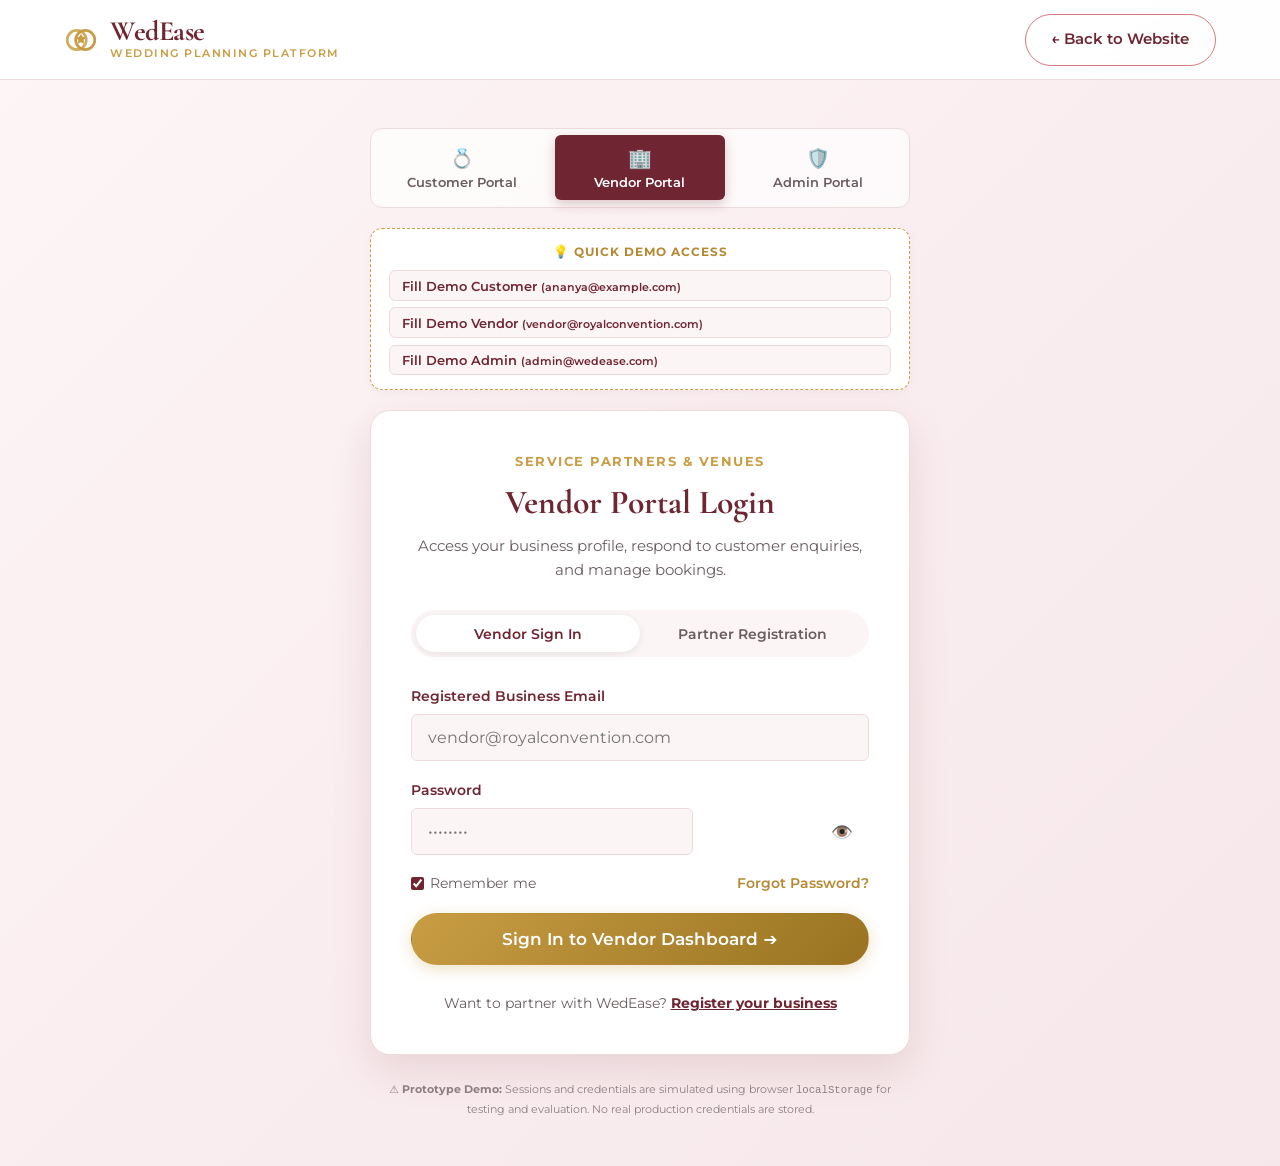
<file: docs/vendor-dashboard.html>
<!DOCTYPE html>
<html lang="en">
<head>
  <meta charset="UTF-8">
  <meta name="viewport" content="width=device-width, initial-scale=1.0">
  <title>WedEase | Vendor Partner Dashboard</title>

  <!-- Google Fonts -->
  <link rel="preconnect" href="https://fonts.googleapis.com">
  <link rel="preconnect" href="https://fonts.gstatic.com" crossorigin>
  <link href="https://fonts.googleapis.com/css2?family=Cormorant+Garamond:ital,wght@0,500;0,600;0,700;1,400&family=Montserrat:wght@300;400;500;600;700&display=swap" rel="stylesheet">

  <link rel="stylesheet" href="style.css">
</head>
<body class="dashboard-body">

  <!-- Top Dashboard Navigation -->
  <header class="dash-navbar">
    <div class="container dash-nav-inner">
      <a href="index.html" class="brand-logo" aria-label="WedEase Home">
        <svg class="brand-icon" viewBox="0 0 32 32" fill="none" xmlns="http://www.w3.org/2000/svg" aria-hidden="true">
          <circle cx="12" cy="16" r="9" stroke="currentColor" stroke-width="2.5" opacity="0.85"/>
          <circle cx="20" cy="16" r="9" stroke="currentColor" stroke-width="2.5"/>
          <path d="M16 10L17.5 13L21 13.5L18.5 16L19 19.5L16 18L13 19.5L13.5 16L11 13.5L14.5 13L16 10Z" fill="currentColor"/>
        </svg>
        <div class="brand-text">
          <span class="brand-name">WedEase</span>
          <span class="brand-tagline">Vendor Partner Workspace</span>
        </div>
      </a>

      <div class="dash-user-controls">
        <a href="index.html" class="btn btn-outline btn-sm">← Back to Main Website</a>
        <div class="user-greeting-pill">
          <span class="avatar-circle">🏢</span>
          <div class="user-info-text">
            <span class="user-name-display" id="vendorNavName">Loading Vendor...</span>
            <small class="user-role-badge">Vendor Partner</small>
          </div>
        </div>
        <button type="button" class="btn btn-outline btn-sm" id="vendorLogoutBtn">Logout</button>
      </div>
    </div>
  </header>

  <main class="container dash-main">

    <!-- Welcome Header Banner -->
    <div class="dash-hero-banner vendor-hero">
      <div class="dash-hero-content">
        <div style="display: flex; align-items: center; gap: 0.75rem; margin-bottom: 0.5rem;">
          <span class="dash-badge">🏢 Business Operations Console</span>
          <span class="status-badge" id="vendorApprovalStatus">Approved</span>
        </div>
        <h1 class="dash-title" id="vendorWelcomeHeading">The Royal Grand Convention Palace</h1>
        <p class="dash-subtitle" id="vendorMetaSubtitle">
          Category: <strong id="displayCategory">Marriage Halls & Auditoriums</strong> &bull; Location: <strong id="displayCity">Bangalore</strong>
        </p>
      </div>
      <div class="dash-quick-links">
        <a href="#bookingSection" class="btn btn-primary btn-sm">View Booking Requests</a>
        <a href="#servicesSection" class="btn btn-outline btn-sm">Manage Services</a>
        <a href="#availabilitySection" class="btn btn-gold btn-sm">Availability Calendar</a>
      </div>
    </div>

    <!-- Metric Cards Grid -->
    <div class="dash-metrics-grid">
      <div class="dash-metric-card">
        <span class="m-icon">📥</span>
        <div class="m-details">
          <span class="m-label">Total Enquiries</span>
          <span class="m-val" id="metricTotalEnquiries">0</span>
        </div>
      </div>

      <div class="dash-metric-card">
        <span class="m-icon">⏳</span>
        <div class="m-details">
          <span class="m-label">Pending Review</span>
          <span class="m-val" id="metricPendingEnquiries">0</span>
        </div>
      </div>

      <div class="dash-metric-card">
        <span class="m-icon">✅</span>
        <div class="m-details">
          <span class="m-label">Confirmed Bookings</span>
          <span class="m-val" id="metricConfirmedEnquiries">0</span>
        </div>
      </div>

      <div class="dash-metric-card">
        <span class="m-icon">🏷️</span>
        <div class="m-details">
          <span class="m-label">Base Rate</span>
          <span class="m-val" id="metricStartingPrice">₹1,80,000</span>
        </div>
      </div>
    </div>

    <!-- Main Content Layout -->
    <div class="dash-content-grid">
      
      <!-- Left Column: Booking Enquiries & Service Management -->
      <div class="dash-col-main">

        <!-- Section: Booking Enquiries -->
        <div class="dash-card" id="bookingSection">
          <div class="dash-card-header">
            <div>
              <h2 class="card-title">Customer Booking Enquiries</h2>
              <p class="card-desc">Review requests sent to your business. You can accept or reject requests directly.</p>
            </div>
            <div class="status-filter-pills">
              <button type="button" class="pill-btn active btn-sm" data-filter="all">All</button>
              <button type="button" class="pill-btn btn-sm" data-filter="Pending">Pending</button>
              <button type="button" class="pill-btn btn-sm" data-filter="Confirmed">Confirmed</button>
            </div>
          </div>

          <div id="vendorBookingsContainer">
            <!-- Rendered via script -->
          </div>
        </div>

        <!-- Section: Manage Services & Packages -->
        <div class="dash-card" id="servicesSection">
          <div class="dash-card-header">
            <div>
              <h2 class="card-title">Manage Services & Packages</h2>
              <p class="card-desc">List the specific offerings and amenities customers see on your profile.</p>
            </div>
            <button type="button" class="btn btn-outline btn-sm" id="addNewServiceBtn">+ Add Service Item</button>
          </div>

          <div class="services-list-container" id="vendorServicesList">
            <!-- Rendered dynamically -->
          </div>
        </div>

        <!-- Section: Manage Availability Calendar -->
        <div class="dash-card" id="availabilitySection">
          <div class="dash-card-header">
            <div>
              <h2 class="card-title">Manage Availability Calendar</h2>
              <p class="card-desc">Mark dates as Booked or Available to keep your calendar up to date.</p>
            </div>
          </div>

          <div class="availability-controls">
            <div style="display: flex; gap: 0.75rem; flex-wrap: wrap; align-items: flex-end; margin-bottom: 1.5rem;">
              <div class="form-group" style="flex: 1; min-width: 180px;">
                <label class="form-label">Pick Date</label>
                <input type="date" id="availDateInput" class="form-control">
              </div>
              <div class="form-group" style="flex: 1.2; min-width: 200px;">
                <label class="form-label">Status Note</label>
                <input type="text" id="availNoteInput" class="form-control" placeholder="e.g. Booked - Mehendi Event">
              </div>
              <button type="button" class="btn btn-primary btn-sm" id="markDateBtn">Mark Date</button>
            </div>

            <div class="availability-dates-grid" id="availabilityGrid">
              <!-- Rendered via script -->
            </div>
          </div>
        </div>

      </div>

      <!-- Right Column: Business Profile & Pricing Settings -->
      <div class="dash-col-side">

        <!-- Business Profile Form -->
        <div class="dash-card">
          <h2 class="card-title" style="margin-bottom: 0.5rem;">Business Profile</h2>
          <p class="card-desc" style="margin-bottom: 1.25rem;">Update your business contact details.</p>

          <form id="vendorProfileForm" class="dash-profile-form">
            <div class="form-group">
              <label class="form-label">Business Name</label>
              <input type="text" id="vProfBusinessName" class="form-control" required>
            </div>

            <div class="form-group">
              <label class="form-label">Owner / Contact Person</label>
              <input type="text" id="vProfOwnerName" class="form-control" required>
            </div>

            <div class="form-group">
              <label class="form-label">Business Email</label>
              <input type="email" id="vProfEmail" class="form-control" disabled style="opacity: 0.75;">
            </div>

            <div class="form-group">
              <label class="form-label">Phone Number</label>
              <input type="tel" id="vProfPhone" class="form-control" required>
            </div>

            <div class="form-group">
              <label class="form-label">Base Starting Price</label>
              <input type="text" id="vProfStartingPrice" class="form-control" placeholder="e.g. ₹1,80,000 / day" required>
            </div>

            <div class="form-group">
              <label class="form-label">City</label>
              <select id="vProfCity" class="form-control">
                <option value="Bangalore">Bangalore</option>
                <option value="Mumbai">Mumbai</option>
                <option value="Delhi NCR">Delhi NCR</option>
                <option value="Jaipur">Jaipur</option>
                <option value="Hyderabad">Hyderabad</option>
                <option value="Chennai">Chennai</option>
                <option value="Kolkata">Kolkata</option>
                <option value="Kochi">Kochi</option>
              </select>
            </div>

            <button type="submit" class="btn btn-gold btn-block btn-sm">Save Business Details</button>
          </form>
        </div>

        <!-- Vendor Platform Badges & Support -->
        <div class="dash-card">
          <h2 class="card-title" style="margin-bottom: 0.5rem;">Partner Resources</h2>
          <p class="card-desc" style="margin-bottom: 1rem;">WedEase Partner Benefits</p>
          <ul style="font-size: 0.88rem; color: var(--text-muted); display: flex; flex-direction: column; gap: 0.65rem;">
            <li>✓ Verified Vendor Badge on Search</li>
            <li>✓ 0% Platform Commission in Prototype</li>
            <li>✓ Direct WhatsApp & Call Inquiries</li>
            <li>✓ Priority Placement in Wedding Packages</li>
          </ul>
        </div>

      </div>

    </div>

  </main>

  <!-- Quick Add Service Modal -->
  <dialog id="addServiceModal" class="app-modal" closedby="any" aria-labelledby="addServiceModalTitle">
    <div class="modal-inner">
      <button type="button" class="modal-close-btn" id="closeAddServiceModalBtn" aria-label="Close modal">&times;</button>
      <h3 id="addServiceModalTitle" class="card-title" style="margin-bottom: 1rem;">Add Service Offering</h3>
      <form id="addServiceForm">
        <div class="form-group" style="margin-bottom: 1rem;">
          <label class="form-label">Service Title</label>
          <input type="text" id="newServiceTitle" class="form-control" placeholder="e.g. Deluxe Evening Lighting Setup" required>
        </div>
        <button type="submit" class="btn btn-primary btn-block">Add to Services List</button>
      </form>
    </div>
  </dialog>

  <script src="auth.js"></script>
  <script>
    document.addEventListener('DOMContentLoaded', () => {
      // 1. Role Guard
      const session = AuthManager.requireRole('vendor');
      if (!session) return;

      const vendor = session.data;

      // 2. Populate Header & Badges
      document.getElementById('vendorNavName').textContent = vendor.businessName;
      document.getElementById('vendorWelcomeHeading').textContent = vendor.businessName;
      document.getElementById('displayCategory').textContent = vendor.categoryLabel || vendor.category;
      document.getElementById('displayCity').textContent = vendor.city;
      document.getElementById('metricStartingPrice').textContent = vendor.startingPrice || 'Custom Quote';

      const statusBadge = document.getElementById('vendorApprovalStatus');
      if (statusBadge) {
        statusBadge.textContent = (vendor.status || 'approved').toUpperCase();
        statusBadge.className = `status-badge ${vendor.status === 'approved' ? 'confirmed' : 'pending'}`;
      }

      // 3. Populate Profile Form
      document.getElementById('vProfBusinessName').value = vendor.businessName || '';
      document.getElementById('vProfOwnerName').value = vendor.ownerName || '';
      document.getElementById('vProfEmail').value = vendor.email || '';
      document.getElementById('vProfPhone').value = vendor.phone || '';
      document.getElementById('vProfStartingPrice').value = vendor.startingPrice || '';
      if (vendor.city) document.getElementById('vProfCity').value = vendor.city;

      // Save Profile Form
      document.getElementById('vendorProfileForm')?.addEventListener('submit', (e) => {
        e.preventDefault();
        const vendors = AuthManager.getVendors();
        const me = vendors.find(v => v.id === vendor.id || v.email === vendor.email);
        if (me) {
          me.businessName = document.getElementById('vProfBusinessName').value.trim();
          me.ownerName = document.getElementById('vProfOwnerName').value.trim();
          me.phone = document.getElementById('vProfPhone').value.trim();
          me.startingPrice = document.getElementById('vProfStartingPrice').value.trim();
          me.city = document.getElementById('vProfCity').value;

          AuthManager.saveVendors(vendors);
          session.data = me;
          localStorage.setItem('wedease_auth_session', JSON.stringify(session));

          alert('Business details updated successfully!');
          window.location.reload();
        }
      });

      // 4. Render Bookings with Accept / Reject Actions
      let currentFilter = 'all';

      function renderVendorBookings() {
        const allBookings = AuthManager.getBookings();
        // Match bookings targeting this vendor by name, email, or category
        const vendorBookings = allBookings.filter(b => 
          (b.vendorEmail && b.vendorEmail.toLowerCase() === vendor.email.toLowerCase()) ||
          (b.vendorName && b.vendorName.toLowerCase().includes(vendor.businessName.toLowerCase())) ||
          (vendor.category === 'venue' && b.serviceName.includes('Hall'))
        );

        document.getElementById('metricTotalEnquiries').textContent = vendorBookings.length;
        document.getElementById('metricPendingEnquiries').textContent = vendorBookings.filter(b => b.status === 'Pending').length;
        document.getElementById('metricConfirmedEnquiries').textContent = vendorBookings.filter(b => b.status === 'Confirmed').length;

        const container = document.getElementById('vendorBookingsContainer');
        if (!container) return;

        const filtered = vendorBookings.filter(b => currentFilter === 'all' || b.status === currentFilter);

        if (filtered.length === 0) {
          container.innerHTML = `
            <div style="text-align: center; padding: 2.5rem 1rem; color: var(--text-muted);">
              <span style="font-size: 2.2rem; display: block; margin-bottom: 0.5rem;">📥</span>
              <p>No booking requests currently matching the filter.</p>
            </div>
          `;
          return;
        }

        container.innerHTML = `
          <div class="dash-table-wrap">
            <table class="dash-table">
              <thead>
                <tr>
                  <th>Ref ID</th>
                  <th>Customer Info</th>
                  <th>Date & Location</th>
                  <th>Service Requested</th>
                  <th>Status</th>
                  <th>Actions</th>
                </tr>
              </thead>
              <tbody>
                ${filtered.map(b => `
                  <tr>
                    <td><span class="ref-pill">${b.referenceCode || b.id}</span></td>
                    <td>
                      <strong>${b.customerName}</strong><br>
                      <small style="color: var(--text-muted);">${b.customerPhone} &bull; ${b.customerEmail}</small>
                    </td>
                    <td>
                      <strong>${b.eventDate}</strong><br>
                      <small style="color: var(--text-muted);">${b.location}</small>
                    </td>
                    <td>
                      <strong>${b.serviceName}</strong><br>
                      <small style="color: var(--gold-hover);">${b.totalAmount}</small>
                    </td>
                    <td>
                      <span class="status-badge ${b.status?.toLowerCase()}">${b.status}</span>
                    </td>
                    <td>
                      ${b.status === 'Pending' ? `
                        <div class="action-btn-group">
                          <button type="button" class="btn btn-sm btn-accept accept-booking-btn" data-id="${b.id}">
                            Accept
                          </button>
                          <button type="button" class="btn btn-sm btn-reject reject-booking-btn" data-id="${b.id}">
                            Reject
                          </button>
                        </div>
                      ` : `
                        <span style="font-size: 0.8rem; color: var(--text-light);">Resolved</span>
                      `}
                    </td>
                  </tr>
                `).join('')}
              </tbody>
            </table>
          </div>
        `;

        // Attach Accept Handlers
        document.querySelectorAll('.accept-booking-btn').forEach(btn => {
          btn.addEventListener('click', () => {
            const id = btn.getAttribute('data-id');
            AuthManager.updateBookingStatus(id, 'Confirmed');
            alert('Booking request accepted! Customer will see the Confirmed status.');
            renderVendorBookings();
          });
        });

        // Attach Reject Handlers
        document.querySelectorAll('.reject-booking-btn').forEach(btn => {
          btn.addEventListener('click', () => {
            const id = btn.getAttribute('data-id');
            if (confirm('Are you sure you want to decline this booking request?')) {
              AuthManager.updateBookingStatus(id, 'Rejected');
              alert('Booking request declined.');
              renderVendorBookings();
            }
          });
        });
      }

      // Filter pills
      document.querySelectorAll('.status-filter-pills .pill-btn').forEach(pill => {
        pill.addEventListener('click', () => {
          document.querySelectorAll('.status-filter-pills .pill-btn').forEach(p => p.classList.remove('active'));
          pill.classList.add('active');
          currentFilter = pill.getAttribute('data-filter');
          renderVendorBookings();
        });
      });

      // 5. Render Services List
      function renderServices() {
        const container = document.getElementById('vendorServicesList');
        if (!container) return;

        const services = vendor.services || ['Standard Consultation', 'Full Day Service'];
        container.innerHTML = `
          <div class="services-chips-wrap">
            ${services.map((s, index) => `
              <div class="service-chip">
                <span>✓ ${s}</span>
                <button type="button" class="chip-remove-btn" data-index="${index}" title="Remove service">&times;</button>
              </div>
            `).join('')}
          </div>
        `;

        document.querySelectorAll('.chip-remove-btn').forEach(btn => {
          btn.addEventListener('click', () => {
            const idx = Number(btn.getAttribute('data-index'));
            vendor.services.splice(idx, 1);
            saveVendorChanges();
            renderServices();
          });
        });
      }

      function saveVendorChanges() {
        const vendors = AuthManager.getVendors();
        const me = vendors.find(v => v.id === vendor.id);
        if (me) {
          Object.assign(me, vendor);
          AuthManager.saveVendors(vendors);
          session.data = me;
          localStorage.setItem('wedease_auth_session', JSON.stringify(session));
        }
      }

      // Add Service Modal
      const addModal = document.getElementById('addServiceModal');
      document.getElementById('addNewServiceBtn')?.addEventListener('click', () => addModal?.showModal());
      document.getElementById('closeAddServiceModalBtn')?.addEventListener('click', () => addModal?.close());

      document.getElementById('addServiceForm')?.addEventListener('submit', (e) => {
        e.preventDefault();
        const titleInput = document.getElementById('newServiceTitle');
        const title = titleInput.value.trim();
        if (title) {
          if (!vendor.services) vendor.services = [];
          vendor.services.push(title);
          saveVendorChanges();
          titleInput.value = '';
          addModal?.close();
          renderServices();
        }
      });

      // 6. Manage Availability
      function renderAvailability() {
        const container = document.getElementById('availabilityGrid');
        if (!container) return;

        const availability = vendor.availability || {};
        const entries = Object.entries(availability);

        if (entries.length === 0) {
          container.innerHTML = `
            <div style="font-size: 0.88rem; color: var(--text-light); padding: 0.5rem 0;">
              No custom date locks set. All upcoming dates are open for booking enquiries.
            </div>
          `;
          return;
        }

        container.innerHTML = entries.map(([date, note]) => `
          <div class="avail-date-card">
            <div>
              <strong>📅 ${date}</strong>
              <div style="font-size: 0.8rem; color: var(--text-muted);">${note}</div>
            </div>
            <button type="button" class="btn btn-outline btn-sm delete-avail-btn" data-date="${date}">Remove</button>
          </div>
        `).join('');

        document.querySelectorAll('.delete-avail-btn').forEach(btn => {
          btn.addEventListener('click', () => {
            const d = btn.getAttribute('data-date');
            delete vendor.availability[d];
            saveVendorChanges();
            renderAvailability();
          });
        });
      }

      document.getElementById('markDateBtn')?.addEventListener('click', () => {
        const date = document.getElementById('availDateInput').value;
        const note = document.getElementById('availNoteInput').value.trim() || 'Booked';

        if (!date) {
          alert('Please select a date first.');
          return;
        }

        if (!vendor.availability) vendor.availability = {};
        vendor.availability[date] = note;
        saveVendorChanges();
        document.getElementById('availDateInput').value = '';
        document.getElementById('availNoteInput').value = '';
        renderAvailability();
      });

      // 7. Logout
      document.getElementById('vendorLogoutBtn')?.addEventListener('click', () => {
        AuthManager.logout();
      });

      renderVendorBookings();
      renderServices();
      renderAvailability();
    });
  </script>
</body>
</html>
</file>
<file: docs/style.css>
/* ==========================================================================
   WedEase - Premium Wedding Planning & Booking Platform CSS
   Theme: Blush Pink, Ivory, Pure White, Champagne Gold & Deep Burgundy
   ========================================================================== */

:root {
  /* Color Palette */
  --bg-primary: #fffdfd;
  --bg-surface: #ffffff;
  --bg-subtle: #fbf5f5;
  --bg-blush: #fdf0f0;
  --bg-ivory: #faf7f2;
  
  --primary-rose: #d67980;
  --primary-hover: #c4646c;
  --burgundy-deep: #702632;
  --burgundy-dark: #40161d;
  
  --gold-accent: #c89d44;
  --gold-light: #f7ecd2;
  --gold-hover: #b58932;
  --gold-border: rgba(200, 157, 68, 0.35);

  --text-main: #2b2325;
  --text-muted: #6b5c5f;
  --text-light: #8e7f82;
  --border-light: #eedcdc;
  --border-subtle: #f5e8e8;

  --success: #2e7d32;
  --success-bg: #e8f5e9;
  --warning: #ed6c02;
  --warning-bg: #fff4e5;
  --danger: #d32f2f;
  --danger-bg: #ffebee;

  /* Typography */
  --font-serif: 'Cormorant Garamond', Georgia, serif;
  --font-sans: 'Montserrat', system-ui, -apple-system, sans-serif;

  /* Shadows */
  --shadow-sm: 0 2px 8px rgba(112, 38, 50, 0.05);
  --shadow-md: 0 8px 24px rgba(112, 38, 50, 0.08);
  --shadow-lg: 0 16px 40px rgba(112, 38, 50, 0.12);
  --shadow-gold: 0 8px 25px rgba(200, 157, 68, 0.2);

  /* Layout & Transitions */
  --radius-sm: 6px;
  --radius-md: 12px;
  --radius-lg: 20px;
  --radius-full: 9999px;
  --transition: all 0.25s ease-in-out;
  --container-max: 1200px;
}

/* Reset & Box Sizing */
*, *::before, *::after {
  box-sizing: border-box;
  margin: 0;
  padding: 0;
}

html {
  scroll-behavior: smooth;
  font-size: 16px;
}

body {
  font-family: var(--font-sans);
  color: var(--text-main);
  background-color: var(--bg-primary);
  line-height: 1.6;
  -webkit-font-smoothing: antialiased;
  overflow-x: hidden;
}

img {
  max-width: 100%;
  height: auto;
  display: block;
}

a {
  color: inherit;
  text-decoration: none;
  transition: var(--transition);
}

ul {
  list-style: none;
}

button, input, select, textarea {
  font-family: inherit;
  font-size: inherit;
}

.sr-only {
  position: absolute;
  width: 1px;
  height: 1px;
  padding: 0;
  margin: -1px;
  overflow: hidden;
  clip: rect(0, 0, 0, 0);
  white-space: nowrap;
  border-width: 0;
}

/* ==========================================================================
   Layout Containers & Utilities
   ========================================================================== */
.container {
  width: 100%;
  max-width: var(--container-max);
  margin-left: auto;
  margin-right: auto;
  padding-left: 1.5rem;
  padding-right: 1.5rem;
}

.section {
  padding: 5.5rem 0;
  position: relative;
}

.text-center {
  text-align: center;
}

.section-header {
  margin-bottom: 3.5rem;
  max-width: 760px;
  margin-left: auto;
  margin-right: auto;
}

.section-subtitle {
  display: inline-block;
  font-size: 0.85rem;
  font-weight: 600;
  text-transform: uppercase;
  letter-spacing: 2px;
  color: var(--gold-accent);
  margin-bottom: 0.5rem;
}

.section-title {
  font-family: var(--font-serif);
  font-size: 2.8rem;
  font-weight: 700;
  color: var(--burgundy-deep);
  line-height: 1.2;
  margin-bottom: 1rem;
}

.section-desc {
  font-size: 1.05rem;
  color: var(--text-muted);
  line-height: 1.6;
}

/* ==========================================================================
   Buttons & Badges
   ========================================================================== */
.btn {
  display: inline-flex;
  align-items: center;
  justify-content: center;
  gap: 0.5rem;
  font-weight: 600;
  font-size: 0.95rem;
  padding: 0.8rem 1.6rem;
  border-radius: var(--radius-full);
  border: 1px solid transparent;
  cursor: pointer;
  transition: var(--transition);
  text-align: center;
}

.btn-primary {
  background: linear-gradient(135deg, var(--primary-rose), var(--burgundy-deep));
  color: #ffffff;
  box-shadow: 0 4px 15px rgba(214, 121, 128, 0.35);
}

.btn-primary:hover:not(:disabled) {
  background: linear-gradient(135deg, var(--primary-hover), var(--burgundy-dark));
  box-shadow: 0 6px 20px rgba(112, 38, 50, 0.4);
  transform: translateY(-2px);
}

.btn-outline {
  background-color: transparent;
  color: var(--burgundy-deep);
  border-color: var(--primary-rose);
}

.btn-outline:hover:not(:disabled) {
  background-color: var(--bg-blush);
  border-color: var(--burgundy-deep);
  transform: translateY(-2px);
}

.btn-gold {
  background: linear-gradient(135deg, var(--gold-accent), #997321);
  color: #ffffff;
  box-shadow: 0 4px 15px rgba(200, 157, 68, 0.3);
}

.btn-gold:hover:not(:disabled) {
  background: linear-gradient(135deg, #d8ac4f, var(--gold-hover));
  box-shadow: 0 6px 20px rgba(200, 157, 68, 0.45);
  transform: translateY(-2px);
}

.btn-link {
  background: transparent;
  color: var(--text-muted);
  border: none;
  font-weight: 500;
  padding: 0.5rem;
}

.btn-link:hover {
  color: var(--burgundy-deep);
  text-decoration: underline;
}

.btn-lg {
  padding: 0.95rem 2rem;
  font-size: 1.05rem;
}

.btn-block {
  width: 100%;
}

.btn:disabled {
  opacity: 0.55;
  cursor: not-allowed;
  transform: none !important;
  box-shadow: none !important;
}

/* ==========================================================================
   Header & Navigation
   ========================================================================== */
.site-header {
  position: sticky;
  top: 0;
  z-index: 1000;
  background-color: rgba(255, 253, 253, 0.94);
  backdrop-filter: blur(12px);
  border-bottom: 1px solid var(--border-light);
  box-shadow: var(--shadow-sm);
  transition: var(--transition);
}

.nav-container {
  display: flex;
  align-items: center;
  justify-content: space-between;
  max-width: var(--container-max);
  margin: 0 auto;
  padding: 0.85rem 1.5rem;
}

.brand-logo {
  display: flex;
  align-items: center;
  gap: 0.75rem;
}

.brand-icon {
  width: 34px;
  height: 34px;
  color: var(--gold-accent);
}

.brand-text {
  display: flex;
  flex-direction: column;
}

.brand-name {
  font-family: var(--font-serif);
  font-size: 1.75rem;
  font-weight: 700;
  color: var(--burgundy-deep);
  line-height: 1;
  letter-spacing: -0.5px;
}

.brand-tagline {
  font-size: 0.68rem;
  text-transform: uppercase;
  letter-spacing: 1.5px;
  color: var(--gold-accent);
  font-weight: 600;
}

.nav-menu {
  display: flex;
  align-items: center;
  gap: 2rem;
}

.nav-links {
  display: flex;
  align-items: center;
  gap: 1.5rem;
}

.nav-link {
  font-size: 0.92rem;
  font-weight: 500;
  color: var(--text-muted);
  position: relative;
  padding: 0.35rem 0;
}

.nav-link:hover,
.nav-link.active {
  color: var(--burgundy-deep);
}

.nav-link::after {
  content: '';
  position: absolute;
  bottom: 0;
  left: 0;
  width: 0;
  height: 2px;
  background-color: var(--gold-accent);
  transition: width 0.25s ease;
}

.nav-link:hover::after,
.nav-link.active::after {
  width: 100%;
}

.nav-cta {
  padding: 0.6rem 1.35rem;
  font-size: 0.88rem;
}

.hamburger-btn {
  display: none;
  background: transparent;
  border: none;
  cursor: pointer;
  padding: 0.5rem;
}

.hamburger-btn .bar {
  display: block;
  width: 24px;
  height: 2px;
  margin: 5px auto;
  background-color: var(--burgundy-deep);
  transition: var(--transition);
}

/* ==========================================================================
   Hero Section
   ========================================================================== */
.hero-section {
  position: relative;
  min-height: 88vh;
  display: flex;
  align-items: center;
  background: linear-gradient(rgba(43, 20, 26, 0.45), rgba(64, 22, 29, 0.6)),
              url('https://images.unsplash.com/photo-1583939003579-730e3918a45a?auto=format&fit=crop&w=1920&q=80') center/cover no-repeat;
  color: #ffffff;
  padding: 5rem 0;
}

.hero-overlay {
  position: absolute;
  top: 0;
  left: 0;
  right: 0;
  bottom: 0;
  background: radial-gradient(circle at center, transparent 40%, rgba(20, 5, 8, 0.5) 100%);
  pointer-events: none;
}

.hero-content {
  position: relative;
  z-index: 2;
}

.hero-text-wrap {
  max-width: 820px;
}

.hero-badge {
  display: inline-flex;
  align-items: center;
  gap: 0.5rem;
  background: rgba(255, 255, 255, 0.18);
  backdrop-filter: blur(10px);
  border: 1px solid rgba(255, 255, 255, 0.3);
  padding: 0.4rem 1.1rem;
  border-radius: var(--radius-full);
  font-size: 0.88rem;
  font-weight: 500;
  letter-spacing: 0.5px;
  margin-bottom: 1.5rem;
}

.hero-title {
  font-family: var(--font-serif);
  font-size: clamp(2.8rem, 5vw, 4.2rem);
  font-weight: 700;
  line-height: 1.15;
  color: #ffffff;
  text-shadow: 0 4px 20px rgba(0, 0, 0, 0.35);
  margin-bottom: 1.5rem;
}

.hero-description {
  font-size: 1.2rem;
  line-height: 1.7;
  color: #f7eded;
  max-width: 720px;
  margin-bottom: 2.5rem;
  text-shadow: 0 2px 8px rgba(0, 0, 0, 0.3);
}

.hero-actions {
  display: flex;
  flex-wrap: wrap;
  gap: 1rem;
  margin-bottom: 3.5rem;
}

.hero-actions .btn-outline {
  color: #ffffff;
  border-color: rgba(255, 255, 255, 0.8);
  background: rgba(255, 255, 255, 0.1);
  backdrop-filter: blur(5px);
}

.hero-actions .btn-outline:hover {
  background: #ffffff;
  color: var(--burgundy-deep);
}

.hero-stats {
  display: flex;
  align-items: center;
  flex-wrap: wrap;
  gap: 1.5rem;
  background: rgba(255, 255, 255, 0.12);
  backdrop-filter: blur(14px);
  border: 1px solid rgba(255, 255, 255, 0.22);
  padding: 1.25rem 2rem;
  border-radius: var(--radius-md);
  max-width: 780px;
}

.stat-card {
  display: flex;
  flex-direction: column;
}

.stat-number {
  font-family: var(--font-serif);
  font-size: 1.8rem;
  font-weight: 700;
  color: #ffe6a3;
  line-height: 1.1;
}

.stat-label {
  font-size: 0.8rem;
  color: #fcebeb;
  font-weight: 500;
}

.stat-divider {
  width: 1px;
  height: 36px;
  background: rgba(255, 255, 255, 0.25);
}

/* ==========================================================================
   Features / Why Us Section
   ========================================================================== */
.why-choose-section {
  background-color: var(--bg-surface);
}

.features-grid {
  display: grid;
  grid-template-columns: repeat(auto-fit, minmax(260px, 1fr));
  gap: 2rem;
}

.feature-card {
  background-color: var(--bg-subtle);
  border: 1px solid var(--border-light);
  border-radius: var(--radius-md);
  padding: 2.25rem 1.75rem;
  text-align: center;
  transition: var(--transition);
  position: relative;
  overflow: hidden;
}

.feature-card::before {
  content: '';
  position: absolute;
  top: 0;
  left: 0;
  right: 0;
  height: 3px;
  background: linear-gradient(90deg, var(--gold-accent), var(--primary-rose));
  opacity: 0;
  transition: var(--transition);
}

.feature-card:hover {
  transform: translateY(-6px);
  box-shadow: var(--shadow-md);
  border-color: var(--gold-border);
}

.feature-card:hover::before {
  opacity: 1;
}

.feature-icon-box {
  font-size: 2.5rem;
  margin-bottom: 1.25rem;
}

.feature-title {
  font-family: var(--font-serif);
  font-size: 1.45rem;
  font-weight: 700;
  color: var(--burgundy-deep);
  margin-bottom: 0.75rem;
}

.feature-text {
  font-size: 0.95rem;
  color: var(--text-muted);
  line-height: 1.6;
}

/* ==========================================================================
   Service Discovery & Vendor Showcase
   ========================================================================== */
.services-section {
  background-color: var(--bg-primary);
}

.service-controls {
  margin-bottom: 2rem;
  display: flex;
  flex-direction: column;
  gap: 1.5rem;
}

.category-pills {
  display: flex;
  flex-wrap: wrap;
  gap: 0.6rem;
  justify-content: center;
}

.pill-btn {
  background: var(--bg-surface);
  color: var(--text-muted);
  border: 1px solid var(--border-light);
  padding: 0.55rem 1.25rem;
  border-radius: var(--radius-full);
  font-size: 0.88rem;
  font-weight: 600;
  cursor: pointer;
  transition: var(--transition);
}

.pill-btn:hover {
  background: var(--bg-blush);
  color: var(--burgundy-deep);
  border-color: var(--primary-rose);
}

.pill-btn.active {
  background: var(--burgundy-deep);
  color: #ffffff;
  border-color: var(--burgundy-deep);
  box-shadow: 0 4px 12px rgba(112, 38, 50, 0.25);
}

.filter-search-bar {
  display: flex;
  gap: 1rem;
  max-width: 760px;
  margin: 0 auto;
  width: 100%;
}

.search-input-wrap {
  position: relative;
  flex: 1;
}

.search-icon {
  position: absolute;
  left: 1rem;
  top: 50%;
  transform: translateY(-50%);
  color: var(--text-light);
  font-size: 0.95rem;
}

.search-input-wrap input {
  width: 100%;
  padding: 0.75rem 1rem 0.75rem 2.6rem;
  border: 1px solid var(--border-light);
  border-radius: var(--radius-full);
  background-color: var(--bg-surface);
  color: var(--text-main);
  outline: none;
  transition: var(--transition);
}

.search-input-wrap input:focus {
  border-color: var(--gold-accent);
  box-shadow: 0 0 0 3px rgba(200, 157, 68, 0.15);
}

.city-select-wrap select {
  padding: 0.75rem 1.25rem;
  border: 1px solid var(--border-light);
  border-radius: var(--radius-full);
  background-color: var(--bg-surface);
  color: var(--text-main);
  font-weight: 500;
  outline: none;
  cursor: pointer;
  transition: var(--transition);
}

.city-select-wrap select:focus {
  border-color: var(--gold-accent);
}

.results-meta {
  display: flex;
  justify-content: space-between;
  align-items: center;
  margin-bottom: 2rem;
  font-size: 0.92rem;
  color: var(--text-muted);
  padding: 0 0.5rem;
}

.active-filter-indicator {
  font-weight: 600;
  color: var(--gold-accent);
}

/* Vendor Grid & Cards */
.vendor-grid {
  display: grid;
  grid-template-columns: repeat(auto-fill, minmax(340px, 1fr));
  gap: 2rem;
}

.vendor-card {
  background: var(--bg-surface);
  border: 1px solid var(--border-light);
  border-radius: var(--radius-md);
  overflow: hidden;
  box-shadow: var(--shadow-sm);
  transition: var(--transition);
  display: flex;
  flex-direction: column;
}

.vendor-card:hover {
  transform: translateY(-6px);
  box-shadow: var(--shadow-md);
  border-color: var(--gold-border);
}

.vendor-img-wrap {
  position: relative;
  height: 220px;
  overflow: hidden;
  background-color: #f0e6e6;
}

.vendor-img {
  width: 100%;
  height: 100%;
  object-fit: cover;
  transition: transform 0.4s ease;
}

.vendor-card:hover .vendor-img {
  transform: scale(1.05);
}

.vendor-category-badge {
  position: absolute;
  top: 1rem;
  left: 1rem;
  background: rgba(255, 255, 255, 0.92);
  backdrop-filter: blur(6px);
  color: var(--burgundy-deep);
  font-size: 0.75rem;
  font-weight: 700;
  text-transform: uppercase;
  letter-spacing: 0.5px;
  padding: 0.3rem 0.75rem;
  border-radius: var(--radius-full);
  box-shadow: 0 2px 6px rgba(0, 0, 0, 0.1);
}

.vendor-rating-badge {
  position: absolute;
  top: 1rem;
  right: 1rem;
  background: rgba(43, 35, 37, 0.88);
  color: #ffde7a;
  font-size: 0.82rem;
  font-weight: 700;
  padding: 0.3rem 0.7rem;
  border-radius: var(--radius-full);
}

.vendor-content {
  padding: 1.5rem;
  display: flex;
  flex-direction: column;
  flex-grow: 1;
}

.vendor-name {
  font-family: var(--font-serif);
  font-size: 1.45rem;
  font-weight: 700;
  color: var(--burgundy-deep);
  margin-bottom: 0.35rem;
}

.vendor-location {
  display: flex;
  align-items: center;
  gap: 0.35rem;
  font-size: 0.85rem;
  color: var(--text-light);
  margin-bottom: 0.75rem;
}

.vendor-desc {
  font-size: 0.92rem;
  color: var(--text-muted);
  line-height: 1.5;
  margin-bottom: 1.25rem;
  flex-grow: 1;
}

.vendor-tags {
  display: flex;
  flex-wrap: wrap;
  gap: 0.4rem;
  margin-bottom: 1.25rem;
}

.v-tag {
  font-size: 0.74rem;
  background: var(--bg-subtle);
  color: var(--text-muted);
  padding: 0.25rem 0.6rem;
  border-radius: var(--radius-sm);
  border: 1px solid var(--border-subtle);
}

.vendor-footer {
  display: flex;
  align-items: center;
  justify-content: space-between;
  padding-top: 1rem;
  border-top: 1px solid var(--border-subtle);
}

.vendor-pricing {
  display: flex;
  flex-direction: column;
}

.v-price-label {
  font-size: 0.72rem;
  color: var(--text-light);
  text-transform: uppercase;
}

.v-price-amount {
  font-size: 1.15rem;
  font-weight: 700;
  color: var(--burgundy-deep);
}

/* ==========================================================================
   Packages Section
   ========================================================================== */
.packages-section {
  background-color: var(--bg-ivory);
}

.packages-grid {
  display: grid;
  grid-template-columns: repeat(auto-fit, minmax(320px, 1fr));
  gap: 2rem;
  align-items: stretch;
}

.package-card {
  background: var(--bg-surface);
  border: 1px solid var(--border-light);
  border-radius: var(--radius-md);
  padding: 2.5rem 2rem;
  display: flex;
  flex-direction: column;
  position: relative;
  transition: var(--transition);
  box-shadow: var(--shadow-sm);
}

.package-card:hover {
  transform: translateY(-8px);
  box-shadow: var(--shadow-lg);
}

.package-card.featured {
  border: 2px solid var(--gold-accent);
  box-shadow: var(--shadow-gold);
  background: linear-gradient(180deg, #ffffff 0%, var(--bg-blush) 100%);
  transform: scale(1.03);
}

.package-card.featured:hover {
  transform: scale(1.03) translateY(-8px);
}

.popular-ribbon {
  position: absolute;
  top: -14px;
  left: 50%;
  transform: translateX(-50%);
  background: linear-gradient(135deg, var(--gold-accent), #997321);
  color: #ffffff;
  font-size: 0.8rem;
  font-weight: 700;
  text-transform: uppercase;
  letter-spacing: 1px;
  padding: 0.35rem 1.25rem;
  border-radius: var(--radius-full);
  box-shadow: 0 4px 10px rgba(200, 157, 68, 0.4);
}

.package-tier-badge {
  display: inline-block;
  align-self: flex-start;
  font-size: 0.78rem;
  font-weight: 700;
  text-transform: uppercase;
  letter-spacing: 1px;
  color: var(--primary-rose);
  background: var(--bg-blush);
  padding: 0.3rem 0.8rem;
  border-radius: var(--radius-full);
  margin-bottom: 1rem;
}

.package-tier-badge.gold {
  color: var(--gold-hover);
  background: var(--gold-light);
}

.package-name {
  font-family: var(--font-serif);
  font-size: 1.85rem;
  font-weight: 700;
  color: var(--burgundy-deep);
  margin-bottom: 0.5rem;
}

.package-tagline {
  font-size: 0.92rem;
  color: var(--text-muted);
  line-height: 1.5;
  margin-bottom: 1.75rem;
}

.package-price {
  margin-bottom: 1.75rem;
  padding-bottom: 1.5rem;
  border-bottom: 1px solid var(--border-light);
}

.package-price .currency {
  font-size: 1.5rem;
  font-weight: 600;
  color: var(--burgundy-deep);
  vertical-align: top;
}

.package-price .amount {
  font-family: var(--font-serif);
  font-size: 2.8rem;
  font-weight: 700;
  color: var(--burgundy-deep);
  line-height: 1;
}

.package-price .period {
  display: block;
  font-size: 0.82rem;
  color: var(--text-light);
  margin-top: 0.25rem;
}

.package-features {
  display: flex;
  flex-direction: column;
  gap: 0.85rem;
  margin-bottom: 2.25rem;
  flex-grow: 1;
}

.package-features li {
  display: flex;
  align-items: flex-start;
  gap: 0.65rem;
  font-size: 0.92rem;
  color: var(--text-main);
  line-height: 1.45;
}

.check-icon {
  color: var(--gold-accent);
  font-weight: 700;
  font-size: 1.05rem;
  flex-shrink: 0;
}

/* ==========================================================================
   Custom Package Builder
   ========================================================================== */
.builder-section {
  background-color: var(--bg-surface);
}

.builder-layout {
  display: grid;
  grid-template-columns: 1.6fr 1fr;
  gap: 2.5rem;
  align-items: flex-start;
}

.panel-header {
  margin-bottom: 1.5rem;
}

.panel-header h3 {
  font-family: var(--font-serif);
  font-size: 1.6rem;
  color: var(--burgundy-deep);
}

.panel-instruction {
  font-size: 0.88rem;
  color: var(--text-light);
}

.builder-items-grid {
  display: grid;
  grid-template-columns: repeat(auto-fill, minmax(280px, 1fr));
  gap: 1.25rem;
}

.builder-item-card {
  background: var(--bg-subtle);
  border: 2px solid var(--border-light);
  border-radius: var(--radius-md);
  padding: 1.25rem;
  cursor: pointer;
  transition: var(--transition);
  position: relative;
  user-select: none;
}

.builder-item-card:hover {
  border-color: var(--primary-rose);
  transform: translateY(-3px);
  box-shadow: var(--shadow-sm);
}

.builder-item-card.selected {
  background: var(--bg-blush);
  border-color: var(--burgundy-deep);
  box-shadow: 0 4px 15px rgba(112, 38, 50, 0.12);
}

.item-card-top {
  display: flex;
  justify-content: space-between;
  align-items: center;
  margin-bottom: 0.75rem;
}

.item-icon {
  font-size: 1.6rem;
}

.item-checkbox {
  width: 22px;
  height: 22px;
  accent-color: var(--burgundy-deep);
  cursor: pointer;
}

.item-title {
  font-family: var(--font-serif);
  font-size: 1.25rem;
  font-weight: 700;
  color: var(--burgundy-deep);
  margin-bottom: 0.35rem;
}

.item-desc {
  font-size: 0.84rem;
  color: var(--text-muted);
  line-height: 1.45;
  margin-bottom: 0.75rem;
}

.item-price {
  font-weight: 700;
  font-size: 1.05rem;
  color: var(--gold-hover);
}

/* Builder Summary Sticky Card */
.sticky-card {
  position: sticky;
  top: 90px;
}

.summary-card {
  background: var(--bg-surface);
  border: 1px solid var(--border-light);
  border-radius: var(--radius-md);
  padding: 2rem;
  box-shadow: var(--shadow-md);
}

.summary-card-header {
  display: flex;
  justify-content: space-between;
  align-items: center;
  margin-bottom: 1.25rem;
  padding-bottom: 1rem;
  border-bottom: 1px solid var(--border-light);
}

.summary-card-header h3 {
  font-family: var(--font-serif);
  font-size: 1.55rem;
  color: var(--burgundy-deep);
}

.items-count-badge {
  font-size: 0.78rem;
  font-weight: 700;
  background: var(--bg-blush);
  color: var(--burgundy-deep);
  padding: 0.3rem 0.75rem;
  border-radius: var(--radius-full);
}

.selected-items-list {
  max-height: 320px;
  overflow-y: auto;
  margin-bottom: 1.5rem;
  padding-right: 0.5rem;
}

.empty-state-notice {
  text-align: center;
  padding: 2rem 1rem;
  color: var(--text-light);
  font-size: 0.92rem;
}

.empty-state-notice .empty-icon {
  font-size: 2.2rem;
  display: block;
  margin-bottom: 0.5rem;
}

.selected-item-row {
  display: flex;
  justify-content: space-between;
  align-items: center;
  padding: 0.65rem 0;
  border-bottom: 1px dashed var(--border-subtle);
  font-size: 0.88rem;
}

.selected-item-info {
  display: flex;
  flex-direction: column;
}

.selected-item-title {
  font-weight: 600;
  color: var(--text-main);
}

.selected-item-price {
  color: var(--text-muted);
  font-size: 0.8rem;
}

.remove-item-btn {
  background: transparent;
  border: none;
  color: var(--danger);
  font-size: 1.2rem;
  cursor: pointer;
  padding: 0.2rem 0.4rem;
  transition: var(--transition);
}

.remove-item-btn:hover {
  transform: scale(1.2);
}

.summary-totals {
  display: flex;
  flex-direction: column;
  gap: 0.65rem;
  margin-bottom: 1.5rem;
}

.subtotal-row {
  display: flex;
  justify-content: space-between;
  font-size: 0.92rem;
  color: var(--text-muted);
}

.discount-val {
  color: var(--success);
  font-weight: 600;
}

.grand-total-row {
  display: flex;
  justify-content: space-between;
  align-items: center;
  padding-top: 0.85rem;
  border-top: 1px solid var(--border-light);
}

.total-label {
  font-size: 1.1rem;
  font-weight: 700;
  color: var(--burgundy-deep);
}

.grand-total-val {
  font-family: var(--font-serif);
  font-size: 1.85rem;
  font-weight: 700;
  color: var(--burgundy-deep);
}

.summary-actions {
  display: flex;
  flex-direction: column;
  gap: 0.75rem;
  margin-bottom: 1rem;
}

.builder-note {
  font-size: 0.78rem;
  color: var(--text-light);
  line-height: 1.4;
  text-align: center;
}

/* ==========================================================================
   Budget Estimator Section
   ========================================================================== */
.budget-section {
  background-color: var(--bg-blush);
}

.budget-card {
  background: var(--bg-surface);
  border: 1px solid var(--border-light);
  border-radius: var(--radius-lg);
  padding: 2.5rem;
  box-shadow: var(--shadow-md);
  max-width: 960px;
  margin: 0 auto;
}

.budget-input-header {
  display: flex;
  flex-wrap: wrap;
  justify-content: space-between;
  align-items: flex-end;
  gap: 1.5rem;
  margin-bottom: 2rem;
  padding-bottom: 1.75rem;
  border-bottom: 1px solid var(--border-light);
}

.budget-field-group {
  display: flex;
  flex-direction: column;
  gap: 0.5rem;
}

.budget-label {
  font-weight: 600;
  font-size: 0.98rem;
  color: var(--burgundy-deep);
}

.currency-input-wrap {
  display: flex;
  align-items: center;
  background: var(--bg-subtle);
  border: 2px solid var(--border-light);
  border-radius: var(--radius-md);
  padding: 0.5rem 1rem;
  transition: var(--transition);
}

.currency-input-wrap:focus-within {
  border-color: var(--gold-accent);
  background: #ffffff;
}

.currency-symbol {
  font-size: 1.35rem;
  font-weight: 700;
  color: var(--burgundy-deep);
  margin-right: 0.5rem;
}

.currency-input-wrap input {
  border: none;
  background: transparent;
  font-size: 1.35rem;
  font-weight: 700;
  color: var(--burgundy-deep);
  width: 180px;
  outline: none;
}

.budget-presets {
  display: flex;
  align-items: center;
  flex-wrap: wrap;
  gap: 0.5rem;
}

.presets-label {
  font-size: 0.85rem;
  color: var(--text-light);
  font-weight: 600;
}

.preset-btn {
  background: var(--bg-subtle);
  border: 1px solid var(--border-light);
  padding: 0.45rem 0.9rem;
  border-radius: var(--radius-full);
  font-size: 0.82rem;
  font-weight: 600;
  color: var(--text-muted);
  cursor: pointer;
  transition: var(--transition);
}

.preset-btn:hover {
  background: var(--bg-blush);
  color: var(--burgundy-deep);
}

.preset-btn.active {
  background: var(--burgundy-deep);
  color: #ffffff;
  border-color: var(--burgundy-deep);
}

/* Meter & Progress */
.budget-health-meter {
  margin-bottom: 2rem;
}

.meter-labels {
  display: flex;
  justify-content: space-between;
  font-size: 0.88rem;
  font-weight: 600;
  color: var(--text-muted);
  margin-bottom: 0.5rem;
}

.progress-bar-track {
  width: 100%;
  height: 12px;
  background: var(--border-subtle);
  border-radius: var(--radius-full);
  overflow: hidden;
  margin-bottom: 0.85rem;
}

.progress-bar-fill {
  height: 100%;
  border-radius: var(--radius-full);
  transition: width 0.4s ease, background-color 0.4s ease;
  background: var(--success);
}

.progress-bar-fill.warning {
  background: var(--warning);
}

.progress-bar-fill.danger {
  background: var(--danger);
}

.budget-status-alert {
  padding: 0.85rem 1.25rem;
  border-radius: var(--radius-md);
  font-size: 0.92rem;
  font-weight: 600;
  display: flex;
  align-items: center;
  gap: 0.6rem;
}

.budget-status-alert.safe {
  background: var(--success-bg);
  color: var(--success);
  border: 1px solid rgba(46, 125, 50, 0.25);
}

.budget-status-alert.danger {
  background: var(--danger-bg);
  color: var(--danger);
  border: 1px solid rgba(211, 47, 47, 0.25);
}

/* Metrics Grid */
.budget-metrics-grid {
  display: grid;
  grid-template-columns: repeat(3, 1fr);
  gap: 1.5rem;
  margin-bottom: 2.5rem;
}

.metric-box {
  background: var(--bg-subtle);
  border: 1px solid var(--border-light);
  border-radius: var(--radius-md);
  padding: 1.25rem;
  text-align: center;
}

.metric-label {
  display: block;
  font-size: 0.82rem;
  text-transform: uppercase;
  letter-spacing: 1px;
  color: var(--text-light);
  margin-bottom: 0.35rem;
  font-weight: 600;
}

.metric-value {
  font-family: var(--font-serif);
  font-size: 1.85rem;
  font-weight: 700;
  color: var(--burgundy-deep);
}

.metric-value.expense {
  color: var(--primary-rose);
}

.metric-value.balance.positive {
  color: var(--success);
}

.metric-value.balance.negative {
  color: var(--danger);
}

/* Category Rows */
.panel-headline {
  margin-bottom: 1.25rem;
}

.panel-headline h3 {
  font-family: var(--font-serif);
  font-size: 1.45rem;
  color: var(--burgundy-deep);
}

.panel-headline p {
  font-size: 0.88rem;
  color: var(--text-muted);
}

.budget-rows-container {
  display: flex;
  flex-direction: column;
  gap: 0.85rem;
}

.budget-cat-row {
  display: flex;
  align-items: center;
  justify-content: space-between;
  padding: 0.85rem 1.25rem;
  background: var(--bg-subtle);
  border: 1px solid var(--border-light);
  border-radius: var(--radius-md);
  transition: var(--transition);
}

.budget-cat-row:hover {
  background: var(--bg-blush);
  border-color: var(--primary-rose);
}

.cat-info-col {
  display: flex;
  align-items: center;
  gap: 0.85rem;
  width: 35%;
}

.cat-icon {
  font-size: 1.4rem;
}

.cat-name {
  font-weight: 600;
  font-size: 0.95rem;
  color: var(--text-main);
}

.cat-recommended {
  display: block;
  font-size: 0.74rem;
  color: var(--text-light);
}

.cat-input-col {
  display: flex;
  align-items: center;
  gap: 0.5rem;
}

.cat-input-col input {
  padding: 0.45rem 0.85rem;
  border: 1px solid var(--border-light);
  border-radius: var(--radius-sm);
  background: #ffffff;
  font-weight: 600;
  width: 140px;
  text-align: right;
  outline: none;
}

.cat-input-col input:focus {
  border-color: var(--gold-accent);
}

/* ==========================================================================
   Booking Enquiry Section
   ========================================================================== */
.enquiry-section {
  background-color: var(--bg-surface);
}

.enquiry-card {
  background: var(--bg-surface);
  border: 1px solid var(--border-light);
  border-radius: var(--radius-lg);
  padding: 3rem;
  box-shadow: var(--shadow-md);
  max-width: 880px;
  margin: 0 auto;
}

.demo-notice-banner {
  display: flex;
  align-items: flex-start;
  gap: 0.75rem;
  background: var(--bg-blush);
  border-left: 4px solid var(--burgundy-deep);
  padding: 1rem 1.25rem;
  border-radius: var(--radius-sm);
  margin-bottom: 2.25rem;
  font-size: 0.9rem;
  color: var(--text-main);
}

.demo-notice-banner .notice-icon {
  font-size: 1.3rem;
}

.form-grid {
  display: grid;
  grid-template-columns: repeat(2, 1fr);
  gap: 1.5rem;
  margin-bottom: 2rem;
}

.form-group {
  display: flex;
  flex-direction: column;
  gap: 0.4rem;
}

.form-group.full-width {
  grid-column: span 2;
}

.form-label {
  font-size: 0.88rem;
  font-weight: 600;
  color: var(--burgundy-deep);
}

.form-label .required {
  color: var(--danger);
}

.form-control {
  padding: 0.8rem 1rem;
  border: 1px solid var(--border-light);
  border-radius: var(--radius-sm);
  background: var(--bg-subtle);
  color: var(--text-main);
  outline: none;
  transition: var(--transition);
}

.form-control:focus {
  border-color: var(--gold-accent);
  background: #ffffff;
  box-shadow: 0 0 0 3px rgba(200, 157, 68, 0.15);
}

.form-control.is-invalid {
  border-color: var(--danger);
  background: var(--danger-bg);
}

.invalid-feedback {
  display: none;
  font-size: 0.78rem;
  color: var(--danger);
  margin-top: 0.2rem;
}

.form-control.is-invalid + .invalid-feedback {
  display: block;
}

.form-actions {
  margin-top: 1.5rem;
}

.submit-enquiry-btn {
  min-width: 260px;
}

.form-disclaimer {
  margin-top: 1rem;
  color: var(--text-light);
}

/* ==========================================================================
   About Section
   ========================================================================== */
.about-section {
  background-color: var(--bg-ivory);
}

.about-grid {
  display: grid;
  grid-template-columns: 1fr 1.2fr;
  gap: 3.5rem;
  align-items: center;
}

.about-image-wrap {
  position: relative;
  border-radius: var(--radius-lg);
  overflow: hidden;
  box-shadow: var(--shadow-lg);
}

.about-img {
  width: 100%;
  height: 480px;
  object-fit: cover;
}

.about-experience-badge {
  position: absolute;
  bottom: 1.5rem;
  left: 1.5rem;
  right: 1.5rem;
  background: rgba(255, 255, 255, 0.94);
  backdrop-filter: blur(10px);
  padding: 1.25rem;
  border-radius: var(--radius-md);
  border: 1px solid var(--gold-border);
  box-shadow: var(--shadow-md);
}

.exp-number {
  display: block;
  font-family: var(--font-serif);
  font-size: 1.85rem;
  font-weight: 700;
  color: var(--burgundy-deep);
  line-height: 1;
}

.exp-text {
  font-size: 0.85rem;
  font-weight: 600;
  color: var(--text-muted);
}

.about-lead {
  font-size: 1.15rem;
  color: var(--burgundy-deep);
  font-weight: 500;
  line-height: 1.6;
  margin-bottom: 1rem;
}

.about-body {
  font-size: 0.98rem;
  color: var(--text-muted);
  line-height: 1.7;
  margin-bottom: 2rem;
}

.about-highlights {
  display: flex;
  flex-direction: column;
  gap: 1.25rem;
}

.highlight-item {
  display: flex;
  align-items: flex-start;
  gap: 1rem;
}

.hl-icon {
  background: var(--gold-light);
  color: var(--gold-hover);
  width: 28px;
  height: 28px;
  border-radius: 50%;
  display: flex;
  align-items: center;
  justify-content: center;
  font-weight: 700;
  font-size: 0.9rem;
  flex-shrink: 0;
  margin-top: 0.2rem;
}

.highlight-item strong {
  display: block;
  font-size: 1.05rem;
  color: var(--burgundy-deep);
  margin-bottom: 0.2rem;
}

.highlight-item p {
  font-size: 0.9rem;
  color: var(--text-muted);
}

/* ==========================================================================
   Contact & FAQ Section
   ========================================================================== */
.contact-section {
  background-color: var(--bg-surface);
}

.contact-grid {
  display: grid;
  grid-template-columns: 1fr 1.4fr;
  gap: 3rem;
  align-items: flex-start;
}

.contact-cards-col {
  display: flex;
  flex-direction: column;
  gap: 1.25rem;
}

.contact-info-card {
  background: var(--bg-subtle);
  border: 1px solid var(--border-light);
  border-radius: var(--radius-md);
  padding: 1.75rem;
  transition: var(--transition);
}

.contact-info-card:hover {
  border-color: var(--gold-accent);
  transform: translateY(-3px);
  box-shadow: var(--shadow-sm);
}

.contact-info-card .c-icon {
  font-size: 2rem;
  margin-bottom: 0.75rem;
}

.contact-info-card h4 {
  font-family: var(--font-serif);
  font-size: 1.35rem;
  color: var(--burgundy-deep);
  margin-bottom: 0.35rem;
}

.contact-info-card p {
  font-size: 0.88rem;
  color: var(--text-muted);
  margin-bottom: 0.5rem;
}

.c-link {
  font-weight: 700;
  color: var(--gold-hover);
}

.c-link:hover {
  text-decoration: underline;
}

/* FAQ Accordion */
.faq-accordion {
  display: flex;
  flex-direction: column;
  gap: 1rem;
}

.faq-item {
  background: var(--bg-subtle);
  border: 1px solid var(--border-light);
  border-radius: var(--radius-md);
  overflow: hidden;
  transition: var(--transition);
}

.faq-item[open] {
  border-color: var(--gold-border);
  box-shadow: var(--shadow-sm);
}

.faq-question {
  padding: 1.25rem 1.5rem;
  font-family: var(--font-serif);
  font-size: 1.25rem;
  font-weight: 700;
  color: var(--burgundy-deep);
  cursor: pointer;
  display: flex;
  justify-content: space-between;
  align-items: center;
  user-select: none;
}

.faq-icon {
  font-size: 1.4rem;
  color: var(--gold-accent);
  transition: transform 0.3s ease;
}

.faq-item[open] .faq-icon {
  transform: rotate(45deg);
}

.faq-answer {
  padding: 0 1.5rem 1.25rem 1.5rem;
  font-size: 0.95rem;
  color: var(--text-muted);
  line-height: 1.6;
}

/* ==========================================================================
   Footer
   ========================================================================== */
.site-footer {
  background-color: var(--burgundy-dark);
  color: #f7eded;
  padding-top: 4.5rem;
}

.footer-content {
  display: grid;
  grid-template-columns: 1.5fr 1fr 1fr 1.2fr;
  gap: 3rem;
  margin-bottom: 3.5rem;
}

.footer-logo .brand-icon {
  color: #ffde7a;
}

.footer-logo .brand-name {
  color: #ffffff;
}

.footer-logo .brand-tagline {
  color: #ffde7a;
}

.footer-desc {
  font-size: 0.92rem;
  color: #e2cbcd;
  line-height: 1.6;
  margin: 1.25rem 0 1.5rem 0;
}

.social-links {
  display: flex;
  gap: 0.85rem;
}

.social-icon {
  display: flex;
  align-items: center;
  justify-content: center;
  width: 38px;
  height: 38px;
  background: rgba(255, 255, 255, 0.1);
  border-radius: 50%;
  font-size: 1.1rem;
  transition: var(--transition);
}

.social-icon:hover {
  background: var(--gold-accent);
  transform: translateY(-3px);
}

.footer-heading {
  font-family: var(--font-serif);
  font-size: 1.35rem;
  color: #ffffff;
  margin-bottom: 1.25rem;
}

.footer-links {
  display: flex;
  flex-direction: column;
  gap: 0.65rem;
}

.footer-links a {
  font-size: 0.9rem;
  color: #e2cbcd;
  transition: var(--transition);
}

.footer-links a:hover {
  color: #ffde7a;
  padding-left: 4px;
}

.footer-text {
  font-size: 0.88rem;
  color: #e2cbcd;
  line-height: 1.6;
  margin-bottom: 1rem;
}

.footer-badge {
  display: inline-block;
  background: rgba(200, 157, 68, 0.25);
  border: 1px solid var(--gold-accent);
  color: #ffde7a;
  padding: 0.35rem 0.85rem;
  border-radius: var(--radius-full);
  font-size: 0.75rem;
  font-weight: 600;
}

.footer-bottom {
  border-top: 1px solid rgba(255, 255, 255, 0.1);
  padding: 1.5rem 0;
  font-size: 0.84rem;
  color: #bfa8ab;
}

.footer-bottom-inner {
  display: flex;
  justify-content: space-between;
  align-items: center;
  flex-wrap: wrap;
  gap: 1rem;
}

/* ==========================================================================
   Modals (Modern Web Guidance Native <dialog>)
   ========================================================================== */
dialog.app-modal {
  border: none;
  background: transparent;
  padding: 0;
  max-width: 680px;
  width: 90%;
  margin: auto;
  border-radius: var(--radius-lg);
  overflow: visible;
  box-shadow: 0 25px 60px rgba(43, 20, 26, 0.35);
}

/* Mandatory per modern-web-guidance */
dialog:modal {
  overscroll-behavior: contain;
}

dialog::backdrop {
  overflow: hidden;
  overscroll-behavior: contain;
  background-color: rgba(35, 14, 20, 0.65);
  backdrop-filter: blur(6px);
}

.modal-inner {
  background: var(--bg-surface);
  border: 1px solid var(--border-light);
  border-radius: var(--radius-lg);
  padding: 2.5rem;
  position: relative;
  max-height: 85vh;
  overflow-y: auto;
}

.modal-close-btn {
  position: absolute;
  top: 1rem;
  right: 1.25rem;
  background: var(--bg-subtle);
  border: none;
  width: 36px;
  height: 36px;
  border-radius: 50%;
  font-size: 1.5rem;
  line-height: 1;
  color: var(--burgundy-deep);
  cursor: pointer;
  display: flex;
  align-items: center;
  justify-content: center;
  transition: var(--transition);
  z-index: 10;
}

.modal-close-btn:hover {
  background: var(--burgundy-deep);
  color: #ffffff;
}

/* Vendor Modal Specifics */
.vendor-modal-header {
  margin-bottom: 1.5rem;
}

.v-modal-category {
  display: inline-block;
  font-size: 0.75rem;
  font-weight: 700;
  text-transform: uppercase;
  color: var(--gold-accent);
  letter-spacing: 1px;
  margin-bottom: 0.35rem;
}

.v-modal-title {
  font-family: var(--font-serif);
  font-size: 2rem;
  color: var(--burgundy-deep);
  margin-bottom: 0.35rem;
}

.v-modal-meta {
  display: flex;
  align-items: center;
  gap: 1.25rem;
  font-size: 0.88rem;
  color: var(--text-muted);
}

.v-modal-gallery {
  width: 100%;
  height: 280px;
  border-radius: var(--radius-md);
  overflow: hidden;
  margin-bottom: 1.5rem;
}

.v-modal-gallery img {
  width: 100%;
  height: 100%;
  object-fit: cover;
}

.v-modal-section {
  margin-bottom: 1.5rem;
}

.v-modal-section h4 {
  font-family: var(--font-serif);
  font-size: 1.35rem;
  color: var(--burgundy-deep);
  margin-bottom: 0.5rem;
}

.v-modal-amenities {
  display: flex;
  flex-wrap: wrap;
  gap: 0.5rem;
}

.amenity-pill {
  font-size: 0.82rem;
  background: var(--bg-subtle);
  border: 1px solid var(--border-light);
  padding: 0.35rem 0.85rem;
  border-radius: var(--radius-full);
}

.v-modal-pricing-box {
  background: var(--bg-blush);
  border: 1px solid var(--border-light);
  border-radius: var(--radius-md);
  padding: 1.25rem;
  display: flex;
  justify-content: space-between;
  align-items: center;
  margin-bottom: 1.5rem;
}

.v-modal-price-val {
  font-family: var(--font-serif);
  font-size: 1.75rem;
  font-weight: 700;
  color: var(--burgundy-deep);
}

/* Success Confirmation Modal */
.success-modal-inner {
  text-align: center;
  padding: 3rem 2.5rem;
}

.success-icon-wrap {
  font-size: 3.5rem;
  margin-bottom: 1rem;
}

.success-title {
  font-family: var(--font-serif);
  font-size: 2.2rem;
  color: var(--burgundy-deep);
  margin-bottom: 0.5rem;
}

.success-subtitle {
  font-size: 1rem;
  color: var(--text-muted);
  margin-bottom: 2rem;
}

.enquiry-receipt {
  background: var(--bg-subtle);
  border: 1px solid var(--border-light);
  border-radius: var(--radius-md);
  padding: 1.5rem;
  text-align: left;
  margin-bottom: 2rem;
}

.receipt-row {
  display: flex;
  justify-content: space-between;
  padding: 0.45rem 0;
  border-bottom: 1px dashed var(--border-subtle);
  font-size: 0.9rem;
}

.receipt-row:last-child {
  border-bottom: none;
}

.receipt-label {
  color: var(--text-muted);
}

.receipt-value {
  font-weight: 600;
  color: var(--burgundy-deep);
}

.ref-code-badge {
  background: var(--gold-light);
  color: var(--gold-hover);
  padding: 0.2rem 0.6rem;
  border-radius: var(--radius-sm);
  font-family: monospace;
  font-weight: 700;
}

/* Toast Notification */
.toast-notification {
  position: fixed;
  bottom: 24px;
  right: 24px;
  background: var(--burgundy-deep);
  color: #ffffff;
  padding: 1rem 1.5rem;
  border-radius: var(--radius-md);
  box-shadow: 0 10px 25px rgba(0, 0, 0, 0.25);
  font-size: 0.92rem;
  font-weight: 500;
  z-index: 2000;
  transform: translateY(120%);
  opacity: 0;
  transition: transform 0.3s ease, opacity 0.3s ease;
  border-left: 4px solid var(--gold-accent);
}

.toast-notification.show {
  transform: translateY(0);
  opacity: 1;
}

/* ==========================================================================
   Responsive Breakpoints
   ========================================================================== */
@media (max-width: 992px) {
  .hero-title {
    font-size: 3rem;
  }

  .builder-layout {
    grid-template-columns: 1fr;
  }

  .sticky-card {
    position: static;
  }

  .about-grid {
    grid-template-columns: 1fr;
  }

  .about-img {
    height: 360px;
  }

  .contact-grid {
    grid-template-columns: 1fr;
  }

  .footer-content {
    grid-template-columns: repeat(2, 1fr);
  }

  .budget-metrics-grid {
    grid-template-columns: 1fr;
    gap: 1rem;
  }
}

@media (max-width: 768px) {
  .section {
    padding: 3.5rem 0;
  }

  .section-title {
    font-size: 2.2rem;
  }

  .hamburger-btn {
    display: block;
  }

  .nav-menu {
    position: fixed;
    top: 65px;
    left: 0;
    right: 0;
    background-color: var(--bg-surface);
    flex-direction: column;
    padding: 2rem 1.5rem;
    box-shadow: var(--shadow-lg);
    border-bottom: 1px solid var(--border-light);
    transform: translateY(-120%);
    opacity: 0;
    pointer-events: none;
    transition: var(--transition);
    gap: 1.25rem;
  }

  .nav-menu.open {
    transform: translateY(0);
    opacity: 1;
    pointer-events: auto;
  }

  .nav-links {
    flex-direction: column;
    width: 100%;
    gap: 1rem;
    text-align: center;
  }

  .nav-cta-wrapper {
    width: 100%;
  }

  .nav-cta {
    width: 100%;
  }

  .filter-search-bar {
    flex-direction: column;
  }

  .form-grid {
    grid-template-columns: 1fr;
  }

  .form-group.full-width {
    grid-column: span 1;
  }

  .footer-content {
    grid-template-columns: 1fr;
    gap: 2rem;
  }

  .budget-cat-row {
    flex-direction: column;
    align-items: flex-start;
    gap: 0.75rem;
  }

  .cat-info-col {
    width: 100%;
  }

  .cat-input-col {
    width: 100%;
    justify-content: space-between;
  }
}

/* ==========================================================================
   WedEase - Auth Navigation, Login Portal & Role Dashboard Styles
   ========================================================================== */

/* Navbar Auth Dropdown */
.auth-dropdown-wrapper {
  position: relative;
  display: inline-block;
}

.nav-auth-btn {
  display: inline-flex;
  align-items: center;
  gap: 0.5rem;
  padding: 0.55rem 1.15rem;
  font-size: 0.88rem;
  border-radius: var(--radius-full);
}

.dropdown-arrow {
  font-size: 0.75rem;
  transition: transform 0.2s ease;
}

.auth-dropdown-wrapper:hover .dropdown-arrow,
.auth-dropdown-wrapper:focus-within .dropdown-arrow {
  transform: rotate(180deg);
}

.auth-dropdown-menu {
  position: absolute;
  top: calc(100% + 8px);
  right: 0;
  min-width: 240px;
  background: var(--bg-surface);
  border: 1px solid var(--border-light);
  border-radius: var(--radius-md);
  box-shadow: var(--shadow-lg);
  padding: 0.6rem;
  display: none;
  flex-direction: column;
  gap: 0.35rem;
  z-index: 1100;
  animation: fadeIn 0.2s ease forwards;
}

.auth-dropdown-wrapper:hover .auth-dropdown-menu,
.auth-dropdown-wrapper:focus-within .auth-dropdown-menu {
  display: flex;
}

.dropdown-item {
  display: flex;
  align-items: center;
  gap: 0.75rem;
  padding: 0.6rem 0.85rem;
  border-radius: var(--radius-sm);
  transition: var(--transition);
  color: var(--text-main);
}

.dropdown-item:hover {
  background: var(--bg-blush);
  color: var(--burgundy-deep);
}

.dropdown-item strong {
  display: block;
  font-size: 0.88rem;
  line-height: 1.2;
}

.dropdown-item small {
  display: block;
  font-size: 0.75rem;
  color: var(--text-light);
}

.dropdown-item.admin-item:hover {
  background: rgba(112, 38, 50, 0.08);
}

.dropdown-divider {
  height: 1px;
  background: var(--border-light);
  margin: 0.25rem 0;
}

.user-logged-pill {
  display: inline-flex;
  align-items: center;
  gap: 0.5rem;
}

.user-btn {
  display: inline-flex;
  align-items: center;
  gap: 0.5rem;
  background: var(--bg-blush);
  border-color: var(--gold-border);
  color: var(--burgundy-deep);
  font-weight: 600;
  padding: 0.45rem 1rem;
}

.role-tag {
  background: var(--gold-light);
  color: var(--gold-hover);
  font-size: 0.68rem;
  padding: 0.15rem 0.45rem;
  border-radius: var(--radius-full);
  font-weight: 700;
}

.nav-logout-btn {
  font-size: 0.84rem;
  color: var(--danger);
  cursor: pointer;
  padding: 0.35rem;
}

/* ==========================================================================
   Auth Portal Page (login.html)
   ========================================================================== */
.auth-page-body {
  background: linear-gradient(135deg, #fdf6f6 0%, #faedf0 50%, #f6e8ea 100%);
  min-height: 100vh;
  display: flex;
  flex-direction: column;
}

.auth-header {
  background: rgba(255, 255, 255, 0.95);
  backdrop-filter: blur(10px);
  border-bottom: 1px solid var(--border-light);
  padding: 0.85rem 0;
}

.auth-header-inner {
  display: flex;
  justify-content: space-between;
  align-items: center;
}

.auth-main-container {
  flex: 1;
  display: flex;
  align-items: center;
  justify-content: center;
  padding: 3rem 1.5rem;
}

.auth-card-wrap {
  width: 100%;
  max-width: 540px;
  margin: 0 auto;
}

/* Role Tabs */
.role-selector-tabs {
  display: grid;
  grid-template-columns: repeat(3, 1fr);
  gap: 0.5rem;
  margin-bottom: 1.25rem;
  background: rgba(255, 255, 255, 0.7);
  padding: 0.4rem;
  border-radius: var(--radius-md);
  border: 1px solid var(--border-light);
}

.role-tab {
  display: flex;
  flex-direction: column;
  align-items: center;
  gap: 0.25rem;
  padding: 0.65rem 0.5rem;
  border-radius: var(--radius-sm);
  background: transparent;
  border: none;
  font-size: 0.84rem;
  font-weight: 600;
  color: var(--text-muted);
  cursor: pointer;
  transition: var(--transition);
}

.role-tab:hover {
  color: var(--burgundy-deep);
  background: rgba(255, 255, 255, 0.8);
}

.role-tab.active {
  background: var(--burgundy-deep);
  color: #ffffff;
  box-shadow: 0 4px 12px rgba(112, 38, 50, 0.25);
}

.role-tab .role-icon {
  font-size: 1.2rem;
}

/* Demo Credentials Banner */
.demo-credentials-banner {
  background: #ffffff;
  border: 1px dashed var(--gold-accent);
  border-radius: var(--radius-md);
  padding: 0.85rem 1.15rem;
  margin-bottom: 1.25rem;
  text-align: center;
  box-shadow: var(--shadow-sm);
}

.demo-badge {
  font-size: 0.78rem;
  font-weight: 700;
  text-transform: uppercase;
  letter-spacing: 1px;
  color: var(--gold-hover);
  margin-bottom: 0.5rem;
}

.demo-accounts-row {
  display: flex;
  flex-direction: column;
  gap: 0.4rem;
}

.quick-fill-btn {
  background: var(--bg-subtle);
  border: 1px solid var(--border-light);
  border-radius: var(--radius-sm);
  padding: 0.4rem 0.75rem;
  font-size: 0.82rem;
  font-weight: 600;
  color: var(--burgundy-deep);
  cursor: pointer;
  transition: var(--transition);
  text-align: left;
}

.quick-fill-btn:hover {
  background: var(--bg-blush);
  border-color: var(--primary-rose);
}

.quick-fill-btn.admin-fill:hover {
  background: #fbf0f0;
  border-color: var(--burgundy-deep);
}

/* Auth Box */
.auth-box {
  background: var(--bg-surface);
  border: 1px solid var(--border-light);
  border-radius: var(--radius-lg);
  padding: 2.5rem;
  box-shadow: var(--shadow-lg);
  margin-bottom: 1.5rem;
}

.auth-subtitle {
  font-size: 0.82rem;
  font-weight: 700;
  text-transform: uppercase;
  letter-spacing: 1.5px;
  color: var(--gold-accent);
  margin-bottom: 0.25rem;
  display: block;
}

.auth-title {
  font-family: var(--font-serif);
  font-size: 2.1rem;
  font-weight: 700;
  color: var(--burgundy-deep);
  margin-bottom: 0.35rem;
}

.auth-desc {
  font-size: 0.92rem;
  color: var(--text-muted);
  margin-bottom: 1.75rem;
}

.sub-toggle-wrap {
  display: flex;
  background: var(--bg-subtle);
  border-radius: var(--radius-full);
  padding: 0.3rem;
  margin-bottom: 1.75rem;
}

.sub-tab {
  flex: 1;
  padding: 0.6rem;
  border-radius: var(--radius-full);
  border: none;
  background: transparent;
  font-size: 0.88rem;
  font-weight: 600;
  color: var(--text-muted);
  cursor: pointer;
  transition: var(--transition);
}

.sub-tab.active {
  background: #ffffff;
  color: var(--burgundy-deep);
  box-shadow: 0 2px 8px rgba(0, 0, 0, 0.08);
}

.auth-form {
  display: flex;
  flex-direction: column;
  gap: 1.15rem;
}

.password-input-wrap {
  position: relative;
  display: flex;
  align-items: center;
}

.password-input-wrap input {
  padding-right: 2.75rem;
}

.toggle-password-btn {
  position: absolute;
  right: 0.75rem;
  background: transparent;
  border: none;
  cursor: pointer;
  font-size: 1.1rem;
  color: var(--text-light);
  padding: 0.25rem;
}

.form-meta-row {
  display: flex;
  justify-content: space-between;
  align-items: center;
  font-size: 0.85rem;
}

.remember-label {
  display: flex;
  align-items: center;
  gap: 0.4rem;
  color: var(--text-muted);
  cursor: pointer;
}

.remember-label input {
  accent-color: var(--burgundy-deep);
}

.forgot-link {
  color: var(--gold-hover);
  font-weight: 600;
}

.forgot-link:hover {
  text-decoration: underline;
}

.switch-mode-text {
  font-size: 0.88rem;
  color: var(--text-muted);
  margin-top: 0.5rem;
}

.link-btn {
  background: transparent;
  border: none;
  color: var(--burgundy-deep);
  font-weight: 700;
  cursor: pointer;
  text-decoration: underline;
  padding: 0;
  font-size: inherit;
}

.auth-alert {
  padding: 0.75rem 1rem;
  border-radius: var(--radius-sm);
  font-size: 0.88rem;
  font-weight: 600;
  margin-bottom: 1.25rem;
}

.auth-alert.success {
  background: var(--success-bg);
  color: var(--success);
  border: 1px solid rgba(46, 125, 50, 0.3);
}

.auth-alert.danger {
  background: var(--danger-bg);
  color: var(--danger);
  border: 1px solid rgba(211, 47, 47, 0.3);
}

.auth-prototype-disclaimer {
  color: var(--text-light);
  font-size: 0.8rem;
  line-height: 1.5;
}

/* ==========================================================================
   Dashboard Base Styles (Customer, Vendor, Admin)
   ========================================================================== */
.dashboard-body {
  background-color: #faf6f6;
  min-height: 100vh;
}

.admin-body {
  background-color: #f7f3f4;
}

.dash-navbar {
  background: #ffffff;
  border-bottom: 1px solid var(--border-light);
  padding: 0.75rem 0;
  position: sticky;
  top: 0;
  z-index: 900;
  box-shadow: var(--shadow-sm);
}

.dash-nav-inner {
  display: flex;
  justify-content: space-between;
  align-items: center;
}

.dash-user-controls {
  display: flex;
  align-items: center;
  gap: 1rem;
}

.user-greeting-pill {
  display: flex;
  align-items: center;
  gap: 0.6rem;
  background: var(--bg-subtle);
  border: 1px solid var(--border-light);
  padding: 0.35rem 0.85rem;
  border-radius: var(--radius-full);
}

.avatar-circle {
  font-size: 1.25rem;
}

.user-info-text {
  display: flex;
  flex-direction: column;
}

.user-name-display {
  font-size: 0.85rem;
  font-weight: 700;
  color: var(--burgundy-deep);
  line-height: 1.1;
}

.user-role-badge {
  font-size: 0.68rem;
  color: var(--gold-hover);
  font-weight: 600;
  text-transform: uppercase;
}

.user-role-badge.admin {
  color: var(--burgundy-deep);
}

.dash-main {
  padding-top: 2.5rem;
  padding-bottom: 4rem;
}

/* Dash Hero */
.dash-hero-banner {
  background: linear-gradient(135deg, #ffffff, var(--bg-blush));
  border: 1px solid var(--border-light);
  border-radius: var(--radius-lg);
  padding: 2.25rem;
  margin-bottom: 2rem;
  display: flex;
  justify-content: space-between;
  align-items: center;
  flex-wrap: wrap;
  gap: 1.5rem;
  box-shadow: var(--shadow-sm);
}

.dash-hero-banner.vendor-hero {
  background: linear-gradient(135deg, #ffffff, #fdf9f0);
  border-color: var(--gold-border);
}

.dash-hero-banner.admin-hero {
  background: linear-gradient(135deg, #ffffff, #f7ecee);
  border-color: rgba(112, 38, 50, 0.2);
}

.dash-badge {
  font-size: 0.78rem;
  font-weight: 700;
  color: var(--burgundy-deep);
  text-transform: uppercase;
  letter-spacing: 1px;
}

.dash-title {
  font-family: var(--font-serif);
  font-size: 2.2rem;
  font-weight: 700;
  color: var(--burgundy-deep);
  line-height: 1.2;
  margin: 0.25rem 0;
}

.dash-subtitle {
  font-size: 0.95rem;
  color: var(--text-muted);
}

.dash-quick-links {
  display: flex;
  gap: 0.65rem;
  flex-wrap: wrap;
}

/* Metric Cards Grid */
.dash-metrics-grid {
  display: grid;
  grid-template-columns: repeat(auto-fit, minmax(220px, 1fr));
  gap: 1.25rem;
  margin-bottom: 2rem;
}

.dash-metric-card {
  background: #ffffff;
  border: 1px solid var(--border-light);
  border-radius: var(--radius-md);
  padding: 1.25rem;
  display: flex;
  align-items: center;
  gap: 1.15rem;
  box-shadow: var(--shadow-sm);
  transition: var(--transition);
}

.dash-metric-card:hover {
  transform: translateY(-3px);
  box-shadow: var(--shadow-md);
}

.m-icon {
  font-size: 2.2rem;
  background: var(--bg-subtle);
  width: 54px;
  height: 54px;
  border-radius: var(--radius-md);
  display: flex;
  align-items: center;
  justify-content: center;
}

.m-details {
  display: flex;
  flex-direction: column;
}

.m-label {
  font-size: 0.78rem;
  color: var(--text-light);
  text-transform: uppercase;
  font-weight: 600;
  letter-spacing: 0.5px;
}

.m-val {
  font-family: var(--font-serif);
  font-size: 1.65rem;
  font-weight: 700;
  color: var(--burgundy-deep);
  line-height: 1.1;
}

/* Dash Content Grid */
.dash-content-grid {
  display: grid;
  grid-template-columns: 1.7fr 1fr;
  gap: 2rem;
  align-items: flex-start;
}

.dash-col-main,
.dash-col-side {
  display: flex;
  flex-direction: column;
  gap: 2rem;
}

.dash-card {
  background: #ffffff;
  border: 1px solid var(--border-light);
  border-radius: var(--radius-md);
  padding: 2rem;
  box-shadow: var(--shadow-sm);
}

.dash-card-header {
  display: flex;
  justify-content: space-between;
  align-items: center;
  flex-wrap: wrap;
  gap: 1rem;
  margin-bottom: 1.5rem;
  padding-bottom: 1rem;
  border-bottom: 1px solid var(--border-light);
}

.card-title {
  font-family: var(--font-serif);
  font-size: 1.5rem;
  color: var(--burgundy-deep);
  font-weight: 700;
}

.card-desc {
  font-size: 0.85rem;
  color: var(--text-muted);
}

/* Dashboard Tables */
.dash-table-wrap {
  width: 100%;
  overflow-x: auto;
}

.dash-table {
  width: 100%;
  border-collapse: collapse;
  font-size: 0.9rem;
  text-align: left;
}

.dash-table th {
  background: var(--bg-subtle);
  padding: 0.75rem 1rem;
  font-size: 0.78rem;
  text-transform: uppercase;
  color: var(--text-muted);
  font-weight: 700;
  border-bottom: 1px solid var(--border-light);
}

.dash-table td {
  padding: 0.9rem 1rem;
  border-bottom: 1px solid var(--border-subtle);
  color: var(--text-main);
  vertical-align: middle;
}

.dash-table tr:hover {
  background-color: var(--bg-subtle);
}

.ref-pill {
  font-family: monospace;
  font-size: 0.8rem;
  font-weight: 700;
  background: var(--gold-light);
  color: var(--gold-hover);
  padding: 0.2rem 0.5rem;
  border-radius: var(--radius-sm);
}

.status-badge {
  display: inline-block;
  padding: 0.25rem 0.65rem;
  border-radius: var(--radius-full);
  font-size: 0.72rem;
  font-weight: 700;
  text-transform: uppercase;
  letter-spacing: 0.5px;
}

.status-badge.confirmed,
.status-badge.approved {
  background: var(--success-bg);
  color: var(--success);
}

.status-badge.pending {
  background: var(--warning-bg);
  color: var(--warning);
}

.status-badge.rejected {
  background: var(--danger-bg);
  color: var(--danger);
}

.action-btn-group {
  display: flex;
  gap: 0.35rem;
}

.btn-accept {
  background: var(--success-bg);
  color: var(--success);
  border: 1px solid rgba(46, 125, 50, 0.4);
}

.btn-accept:hover {
  background: var(--success);
  color: #ffffff;
}

.btn-reject {
  background: var(--danger-bg);
  color: var(--danger);
  border: 1px solid rgba(211, 47, 47, 0.4);
}

.btn-reject:hover {
  background: var(--danger);
  color: #ffffff;
}

/* Service Chips */
.services-chips-wrap {
  display: flex;
  flex-wrap: wrap;
  gap: 0.6rem;
}

.service-chip {
  display: flex;
  align-items: center;
  gap: 0.5rem;
  background: var(--bg-blush);
  border: 1px solid var(--border-light);
  padding: 0.4rem 0.85rem;
  border-radius: var(--radius-full);
  font-size: 0.88rem;
  font-weight: 600;
  color: var(--burgundy-deep);
}

.chip-remove-btn {
  background: transparent;
  border: none;
  color: var(--danger);
  font-size: 1.1rem;
  cursor: pointer;
  line-height: 1;
}

/* Availability Date Cards */
.availability-dates-grid {
  display: grid;
  grid-template-columns: repeat(auto-fill, minmax(200px, 1fr));
  gap: 0.75rem;
}

.avail-date-card {
  display: flex;
  justify-content: space-between;
  align-items: center;
  background: var(--bg-subtle);
  border: 1px solid var(--border-light);
  padding: 0.75rem 1rem;
  border-radius: var(--radius-sm);
  font-size: 0.85rem;
}

/* Custom Package Summary in Dashboard */
.custom-pkg-summary-list {
  display: flex;
  flex-direction: column;
  gap: 0.6rem;
}

.pkg-row {
  display: flex;
  justify-content: space-between;
  font-size: 0.88rem;
  padding: 0.4rem 0;
  border-bottom: 1px dashed var(--border-subtle);
}

.pkg-total-row {
  display: flex;
  justify-content: space-between;
  align-items: center;
  padding-top: 0.75rem;
  border-top: 2px solid var(--border-light);
  font-size: 1rem;
}

/* ==========================================================================
   Admin Console Tabs & Grids
   ========================================================================== */
.admin-module-tabs {
  display: flex;
  flex-wrap: wrap;
  gap: 0.5rem;
  margin-bottom: 1.75rem;
  background: #ffffff;
  padding: 0.5rem;
  border-radius: var(--radius-md);
  border: 1px solid var(--border-light);
}

.admin-tab-btn {
  background: transparent;
  border: none;
  padding: 0.65rem 1.15rem;
  border-radius: var(--radius-sm);
  font-size: 0.9rem;
  font-weight: 600;
  color: var(--text-muted);
  cursor: pointer;
  transition: var(--transition);
}

.admin-tab-btn:hover {
  background: var(--bg-subtle);
  color: var(--burgundy-deep);
}

.admin-tab-btn.active {
  background: var(--burgundy-deep);
  color: #ffffff;
}

.admin-cat-grid,
.admin-pkg-grid {
  display: grid;
  grid-template-columns: repeat(auto-fill, minmax(260px, 1fr));
  gap: 1.25rem;
}

.admin-cat-card,
.admin-pkg-card {
  display: flex;
  align-items: center;
  gap: 1rem;
  background: var(--bg-subtle);
  border: 1px solid var(--border-light);
  border-radius: var(--radius-md);
  padding: 1.25rem;
}

.admin-pkg-card {
  justify-content: space-between;
}

@keyframes fadeIn {
  from { opacity: 0; transform: translateY(-5px); }
  to { opacity: 1; transform: translateY(0); }
}

/* Responsive tweaks for auth & dashboard */
@media (max-width: 992px) {
  .dash-content-grid {
    grid-template-columns: 1fr;
  }
}

@media (max-width: 768px) {
  .auth-box {
    padding: 1.75rem;
  }
  .role-selector-tabs {
    grid-template-columns: 1fr;
  }
  .dash-nav-inner {
    flex-direction: column;
    gap: 0.75rem;
    align-items: flex-start;
  }
  .dash-hero-banner {
    flex-direction: column;
    align-items: flex-start;
  }
}
</file>
